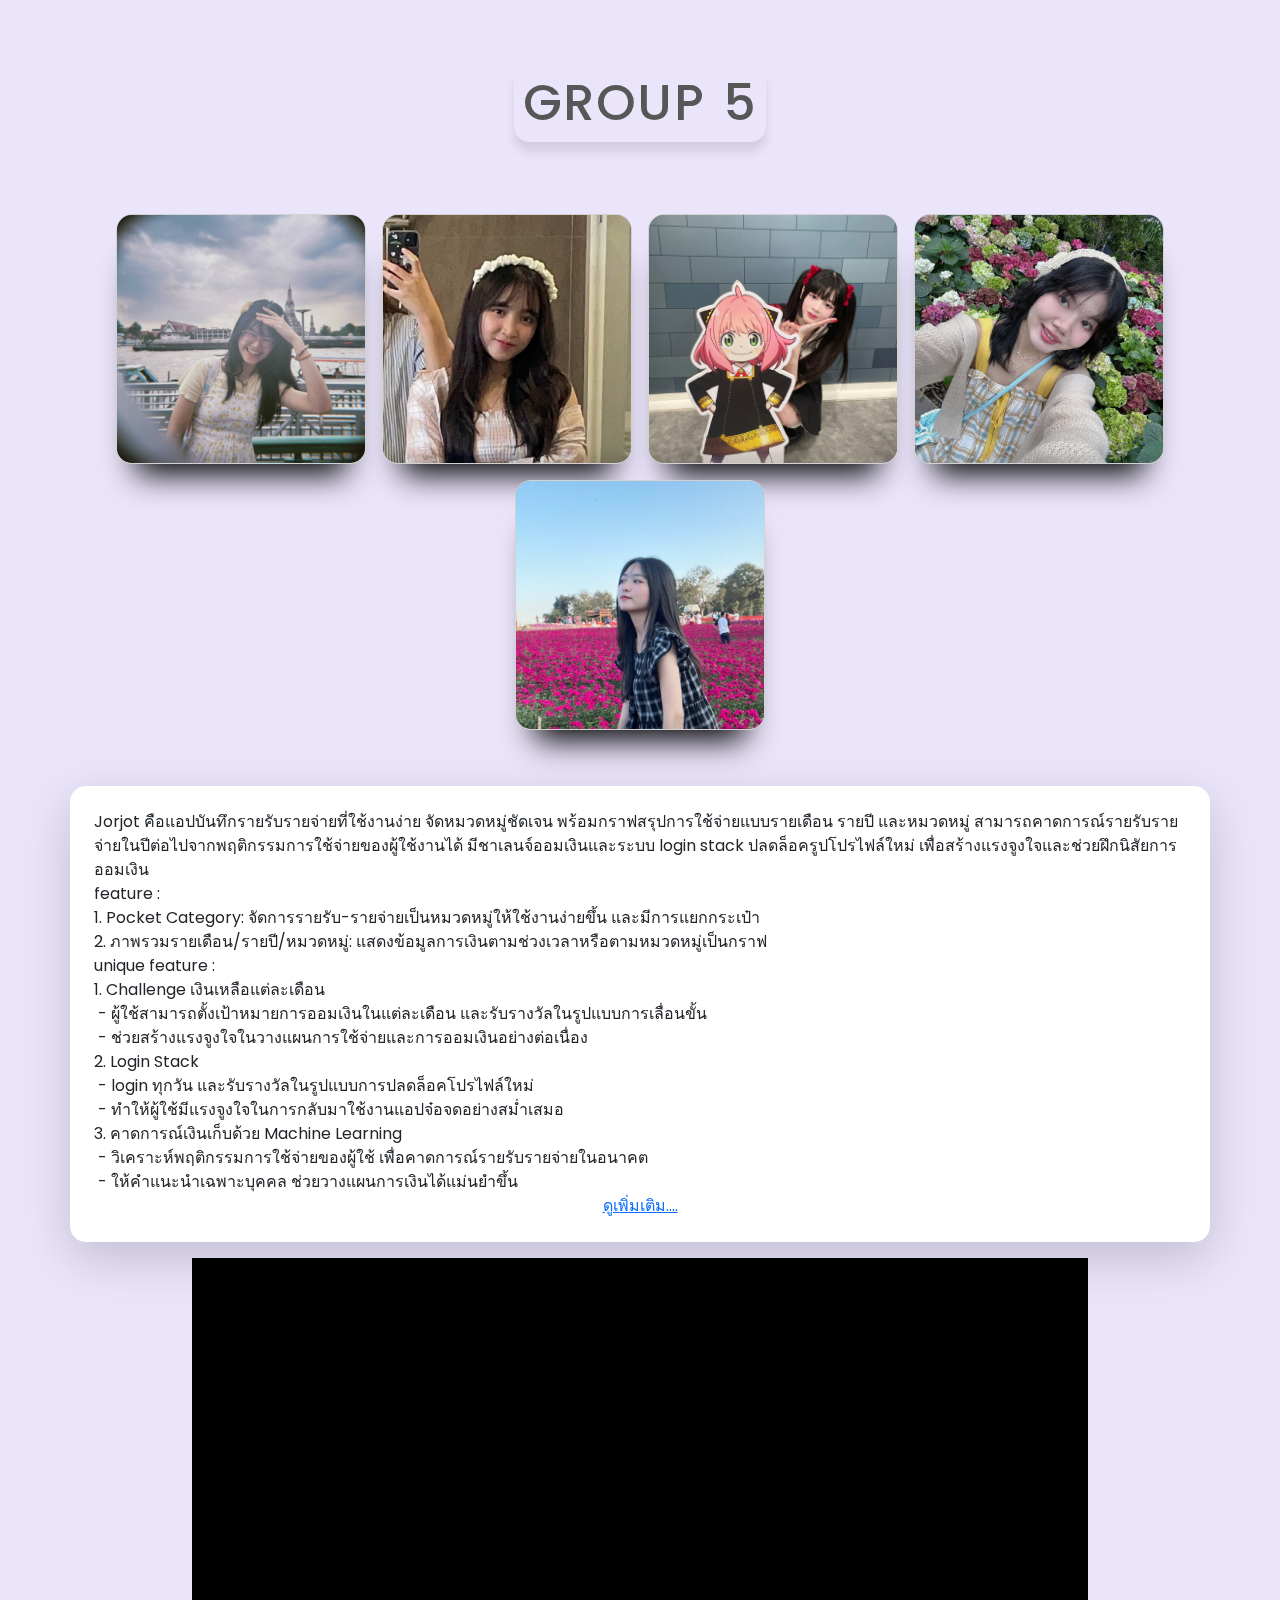
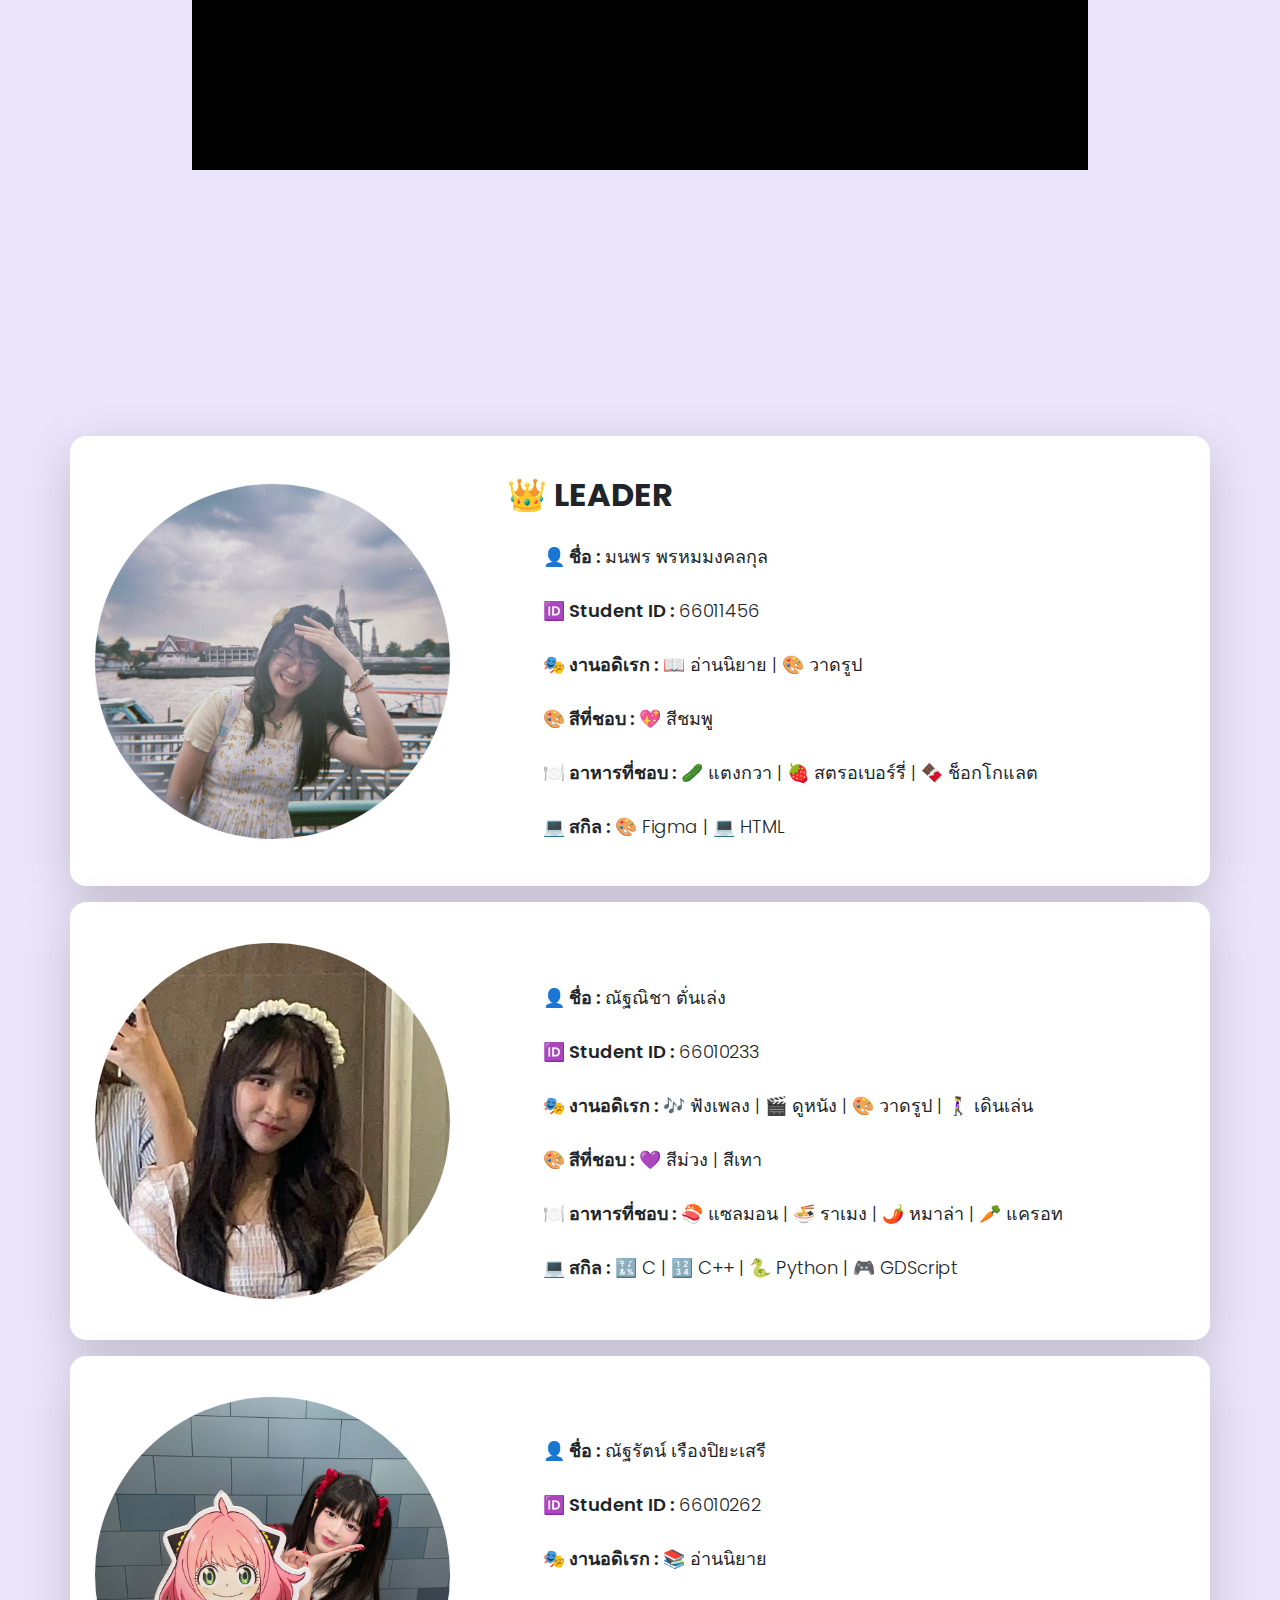
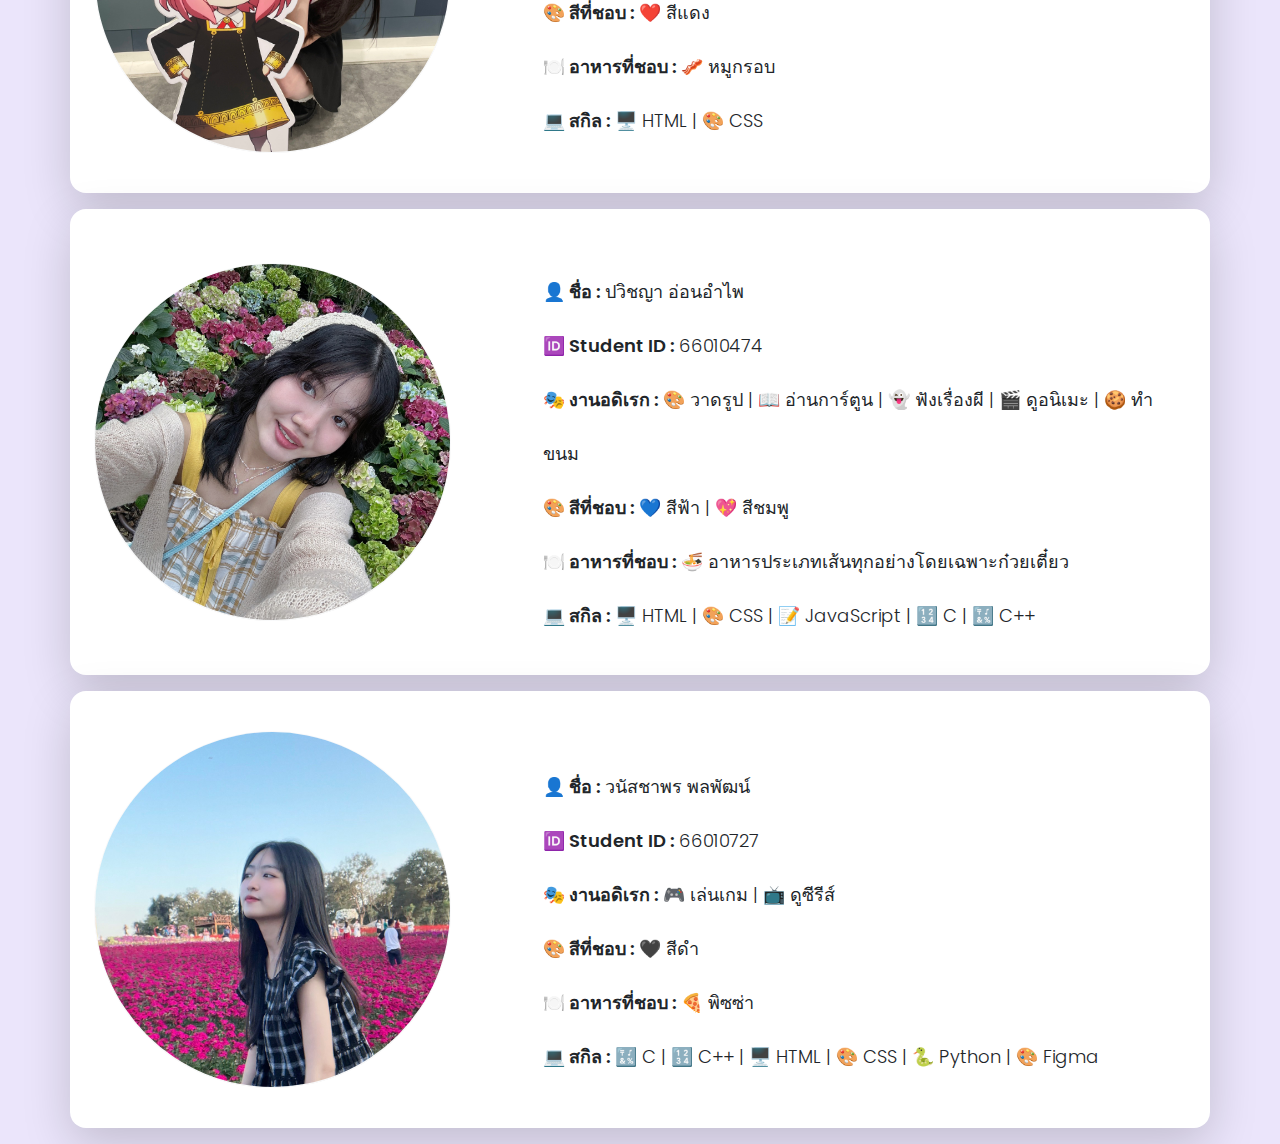
<file: 66011456/index.html>
<!DOCTYPE html>
<html lang="en">

<head>
    <meta charset="UTF-8">
    <meta name="viewport" content="width=device-width, initial-scale=1.0">


    <!--Font Awesome CDN-->
    <link rel="stylesheet" href="https://cdnjs.cloudflare.com/ajax/libs/font-awesome/6.4.0/css/all.min.css"
        integrity="sha512-iecdLmaskl7CVkqkXNQ/ZH/XLlvWZOJyj7Yy7tcenmpD1ypASozpmT/E0iPtmFIB46ZmdtAc9eNBvH0H/ZpiBw=="
        crossorigin="anonymous" referrerpolicy="no-referrer" />

    <title>Team</title>
    <link rel="stylesheet" href="style.css">
    <!--Bootstrap CSS-->
    <link href="https://cdn.jsdelivr.net/npm/bootstrap@5.3.3/dist/css/bootstrap.min.css" rel="stylesheet"
        integrity="sha384-QWTKZyjpPEjISv5WaRU9OFeRpok6YctnYmDr5pNlyT2bRjXh0JMhjY6hW+ALEwIH" crossorigin="anonymous">
</head>

<body style="background: #ebe5fb;">

    <div class="wrapper">

        <div class="title pt-5">
            <h4 class="d-inline-block p-2 fw-medium rounded-4 m-3">Group 5</h4>
        </div>

        <div class="card_Container position-relative d-flex justify-content-center pt-5">

            <div class="card position-relative m-2 overflow-hidden rounded-4 d-flex justify-content-center align-items-center"
                onclick="showMember('member1')">

                <div class="imbBx">
                    <img src="./image/img_3.jpg" alt="มนพร พรหมมงคลกุล">
                </div>

                <div class="content position-absolute d-flex justify-content-center align-items-center rounded-4">
                    <div class="contentBx">
                        <h3 class="text-light fw-medium text-center" style="margin-bottom: 0px;">มนพร พรหมมงคลกุล
                            <br /><span class="fw-light">66011456</span>
                        </h3>
                        <h4 class="text-light fw-normal text-center">Leader</h4>
                    </div>
                </div>

            </div>

            <div class="card position-relative m-2 overflow-hidden rounded-4 d-flex justify-content-center align-items-center"
                onclick="showMember('member2')">

                <div class="imbBx">
                    <img src="./image/img_5.jpg" alt="">
                </div>

                <div class="content position-absolute d-flex justify-content-center align-items-center rounded-4">
                    <div class="contentBx">
                        <h3 class="text-light fw-medium text-center">ณัฐณิชา ตั่นเล่ง <br><span>66010233</span></h3>
                    </div>
                    <ul class="sci position-relative d-flex">
                        <li class="mx-2">
                            <i class="fa-regular fa-heart fa-lg" style="color: #d6d6d6;"></i>
                        </li>
                        <li>
                            <i class="fa-regular fa-heart fa-lg" style="color: #d6d6d6;"></i>
                        </li>
                    </ul>
                </div>

            </div>

            <div class="card position-relative m-2 overflow-hidden rounded-4 d-flex justify-content-center align-items-center"
                onclick="showMember('member3')">

                <div class="imbBx">
                    <img src="./image/img_4.jpg" alt="">
                </div>

                <div class="content position-absolute d-flex justify-content-center align-items-center rounded-4">
                    <div class="contentBx">
                        <h3 class="text-light fw-medium text-center">ณัฐรัตน์ เรืองปิยะเสรี <br><span>66010262</span>
                        </h3>
                    </div>
                    <ul class="sci position-relative d-flex">
                        <li class="mx-2">
                            <i class="fa-regular fa-heart fa-lg" style="color: #d6d6d6;"></i>
                        </li>
                        <li>
                            <i class="fa-regular fa-heart fa-lg" style="color: #d6d6d6;"></i>
                        </li>
                    </ul>
                </div>

            </div>

            <div class="card position-relative m-2 overflow-hidden rounded-4 d-flex justify-content-center align-items-center"
                onclick="showMember('member4')">

                <div class="imbBx">
                    <img src="./image/img_1.jpg" alt="">
                </div>

                <div class="content position-absolute d-flex justify-content-center align-items-center rounded-4">
                    <div class="contentBx">
                        <h3 class="text-light fw-medium text-center">ปวิชญา อ่อนอำไพ <br><span>66010474</span></h3>
                    </div>
                    <ul class="sci position-relative d-flex">
                        <li class="mx-2">
                            <i class="fa-regular fa-heart fa-lg" style="color: #d6d6d6;"></i>
                        </li>
                        <li>
                            <i class="fa-regular fa-heart fa-lg" style="color: #d6d6d6;"></i>
                        </li>
                    </ul>
                </div>

            </div>

            <div class="card position-relative m-2 overflow-hidden rounded-4 d-flex justify-content-center align-items-center"
                onclick="showMember('member5')">

                <div class="imbBx">
                    <img src="./image/img_2.jpg" alt="">
                </div>

                <div class="content position-absolute d-flex justify-content-center align-items-center rounded-4">
                    <div class="contentBx">
                        <h3 class="text-light fw-medium text-center">วนัสชาพร พลพัฒน์ <br><span>66010727</span></h3>
                    </div>
                    <ul class="sci position-relative d-flex">
                        <li class="mx-2">
                            <i class="fa-regular fa-heart fa-lg" style="color: #d6d6d6;"></i>
                        </li>
                        <li>
                            <i class="fa-regular fa-heart fa-lg" style="color: #d6d6d6;"></i>
                        </li>
                    </ul>
                </div>

            </div>
        </div>

        <div class="explain">
            <p class="card d-flex flex-column align-items-center container rounded-4 my-3 shadow-lg p-4 border-0 mt-5">
                Jorjot คือแอปบันทึกรายรับรายจ่ายที่ใช้งานง่าย จัดหมวดหมู่ชัดเจน พร้อมกราฟสรุปการใช้จ่ายแบบรายเดือน รายปี
                และหมวดหมู่ สามารถคาดการณ์รายรับรายจ่ายในปีต่อไปจากพฤติกรรมการใช้จ่ายของผู้ใช้งานได้
                มีชาเลนจ์ออมเงินและระบบ login stack ปลดล็อครูปโปรไฟล์ใหม่ เพื่อสร้างแรงจูงใจและช่วยฝึกนิสัยการออมเงิน
                <br>feature :
                <br>1. Pocket Category: จัดการรายรับ-รายจ่ายเป็นหมวดหมู่ให้ใช้งานง่ายขึ้น และมีการแยกกระเป๋า
                <br>2. ภาพรวมรายเดือน/รายปี/หมวดหมู่: แสดงข้อมูลการเงินตามช่วงเวลาหรือตามหมวดหมู่เป็นกราฟ

                <br>unique feature :
                <br>1. Challenge เงินเหลือแต่ละเดือน
                <br>&nbsp- ผู้ใช้สามารถตั้งเป้าหมายการออมเงินในแต่ละเดือน และรับรางวัลในรูปแบบการเลื่อนขั้น
                <br>&nbsp- ช่วยสร้างแรงจูงใจในวางแผนการใช้จ่ายและการออมเงินอย่างต่อเนื่อง
                <br>2. Login Stack
                <br>&nbsp- login ทุกวัน และรับรางวัลในรูปแบบการปลดล็อคโปรไฟล์ใหม่
                <br>&nbsp- ทำให้ผู้ใช้มีแรงจูงใจในการกลับมาใช้งานแอปจ๋อจดอย่างสม่ำเสมอ
                <br>3. คาดการณ์เงินเก็บด้วย Machine Learning
                <br>&nbsp- วิเคราะห์พฤติกรรมการใช้จ่ายของผู้ใช้ เพื่อคาดการณ์รายรับรายจ่ายในอนาคต
                <br>&nbsp- ให้คำแนะนำเฉพาะบุคคล ช่วยวางแผนการเงินได้แม่นยำขึ้น
                <a href="./figma.html">ดูเพิ่มเติม....</a>
            </p>
            <div class="video-container">
                <iframe width="560" height="315" src="https://www.youtube.com/embed/Nz3xJUCPj5E?si=U1kiNeStGOI8TAHz"
                    title="YouTube video player" frameborder="0"
                    allow="accelerometer; autoplay; clipboard-write; encrypted-media; gyroscope; picture-in-picture; web-share"
                    referrerpolicy="strict-origin-when-cross-origin" allowfullscreen></iframe>
            </div>
        </div>


        <div id="member1"
            class="card d-flex flex-column align-items-center container rounded-4 my-3 shadow-lg p-4 border-0"
            style="display: none;">
            <div class="image my-3">
                <img src="./image/img_3.jpg" alt="" class="rounded-circle border border-light shadow">
            </div>
            <div class="mt-3 w-100 text-start">
                <h2 class="fw-bold text-uppercase text-shadow">👑 Leader</h2>
                <h5 class="mt-3 fw-light">
                    <strong class="fw-semibold">👤 ชื่อ :</strong> มนพร พรหมมงคลกุล <br>
                    <strong class="fw-semibold">🆔 Student ID :</strong> 66011456 <br>
                    <strong class="fw-semibold">🎭 งานอดิเรก :</strong> 📖 อ่านนิยาย | 🎨 วาดรูป <br>
                    <strong class="fw-semibold">🎨 สีที่ชอบ :</strong> 💖 สีชมพู <br>
                    <strong class="fw-semibold">🍽️ อาหารที่ชอบ :</strong> 🥒 แตงกวา | 🍓 สตรอเบอร์รี่ | 🍫 ช็อกโกแลต
                    <br>
                    <strong class="fw-semibold">💻 สกิล :</strong> 🎨 Figma | 💻 HTML
                </h5>
            </div>
        </div>

        <div id="member2"
            class="card d-flex flex-column align-items-center container rounded-4 my-3 shadow-lg p-4 border-0"
            style="display: none;">
            <div class="image my-3">
                <img src="./image/img_5.jpg" alt="" class="rounded-circle border border-light shadow">
            </div>
            <div class="mt-3 w-100 text-start">
                <h2 class="fw-bold text-uppercase text-shadow">
                    <i class="fa-regular fa-heart fa-lg"></i>
                    <i class="fa-regular fa-heart fa-lg"></i>
                    <i class="fa-regular fa-heart fa-lg"></i>
                    <i class="fa-regular fa-heart fa-lg"></i>
                    <i class="fa-regular fa-heart fa-lg"></i>
                </h2>
                <h5 class="mt-3 fw-light">
                    <strong class="fw-semibold">👤 ชื่อ :</strong> ณัฐณิชา ตั่นเล่ง <br>
                    <strong class="fw-semibold">🆔 Student ID :</strong> 66010233 <br>
                    <strong class="fw-semibold">🎭 งานอดิเรก :</strong> 🎶 ฟังเพลง | 🎬 ดูหนัง | 🎨 วาดรูป | 🚶‍♀️
                    เดินเล่น <br>
                    <strong class="fw-semibold">🎨 สีที่ชอบ :</strong> 💜 สีม่วง | สีเทา <br>
                    <strong class="fw-semibold">🍽️ อาหารที่ชอบ :</strong> 🍣 แซลมอน | 🍜 ราเมง | 🌶️ หมาล่า | 🥕 แครอท
                    <br>
                    <strong class="fw-semibold">💻 สกิล :</strong> 🔣 C | 🔢 C++ | 🐍 Python | 🎮 GDScript
                </h5>
            </div>
        </div>

        <div id="member3"
            class="card d-flex flex-column align-items-center container rounded-4 my-3 shadow-lg p-4 border-0"
            style="display: none;">
            <div class="image my-3">
                <img src="./image/img_4.jpg" alt="" class="rounded-circle border border-light shadow">
            </div>
            <div class="mt-3 w-100 text-start">
                <h2 class="fw-bold text-uppercase text-shadow">
                    <i class="fa-regular fa-heart fa-lg"></i>
                    <i class="fa-regular fa-heart fa-lg"></i>
                    <i class="fa-regular fa-heart fa-lg"></i>
                    <i class="fa-regular fa-heart fa-lg"></i>
                    <i class="fa-regular fa-heart fa-lg"></i>
                </h2>
                <h5 class="mt-3 fw-light">
                    <strong class="fw-semibold">👤 ชื่อ :</strong> ณัฐรัตน์ เรืองปิยะเสรี <br>
                    <strong class="fw-semibold">🆔 Student ID :</strong> 66010262 <br>
                    <strong class="fw-semibold">🎭 งานอดิเรก :</strong> 📚 อ่านนิยาย <br>
                    <strong class="fw-semibold">🎨 สีที่ชอบ :</strong> ❤️ สีแดง <br>
                    <strong class="fw-semibold">🍽️ อาหารที่ชอบ :</strong> 🥓 หมูกรอบ <br>
                    <strong class="fw-semibold">💻 สกิล :</strong> 🖥️ HTML | 🎨 CSS
                </h5>
            </div>
        </div>

        <div id="member4"
            class="card d-flex flex-column align-items-center container rounded-4 my-3 shadow-lg p-4 border-0"
            style="display: none;">
            <div class="image my-3">
                <img src="./image/img_1.jpg" alt="" class="rounded-circle border border-light shadow">
            </div>
            <div class="mt-3 w-100 text-start">
                <h2 class="fw-bold text-uppercase text-shadow">
                    <i class="fa-regular fa-heart fa-lg"></i>
                    <i class="fa-regular fa-heart fa-lg"></i>
                    <i class="fa-regular fa-heart fa-lg"></i>
                    <i class="fa-regular fa-heart fa-lg"></i>
                    <i class="fa-regular fa-heart fa-lg"></i>
                </h2>
                <h5 class="mt-3 fw-light">
                    <strong class="fw-semibold">👤 ชื่อ :</strong> ปวิชญา อ่อนอำไพ <br>
                    <strong class="fw-semibold">🆔 Student ID :</strong> 66010474 <br>
                    <strong class="fw-semibold">🎭 งานอดิเรก :</strong> 🎨 วาดรูป | 📖 อ่านการ์ตูน | 👻 ฟังเรื่องผี | 🎬
                    ดูอนิเมะ | 🍪 ทำขนม <br>
                    <strong class="fw-semibold">🎨 สีที่ชอบ :</strong> 💙 สีฟ้า | 💖 สีชมพู <br>
                    <strong class="fw-semibold">🍽️ อาหารที่ชอบ :</strong> 🍜 อาหารประเภทเส้นทุกอย่างโดยเฉพาะก๋วยเตี๋ยว
                    <br>
                    <strong class="fw-semibold">💻 สกิล :</strong> 🖥️ HTML | 🎨 CSS | 📝 JavaScript | 🔢 C | 🔣 C++
                </h5>
            </div>
        </div>

        <div id="member5"
            class="card d-flex flex-column align-items-center container rounded-4 my-3 shadow-lg p-4 border-0"
            style="display: none;">
            <div class="image my-3">
                <img src="./image/img_2.jpg" alt="" class="rounded-circle border border-light shadow">
            </div>
            <div class="mt-3 w-100 text-start">
                <h2 class="fw-bold text-uppercase text-shadow">
                    <i class="fa-regular fa-heart fa-lg"></i>
                    <i class="fa-regular fa-heart fa-lg"></i>
                    <i class="fa-regular fa-heart fa-lg"></i>
                    <i class="fa-regular fa-heart fa-lg"></i>
                    <i class="fa-regular fa-heart fa-lg"></i>
                </h2>
                <h5 class="mt-3 fw-light">
                    <strong class="fw-semibold">👤 ชื่อ :</strong> วนัสชาพร พลพัฒน์ <br>
                    <strong class="fw-semibold">🆔 Student ID :</strong> 66010727 <br>
                    <strong class="fw-semibold">🎭 งานอดิเรก :</strong> 🎮 เล่นเกม | 📺 ดูซีรีส์ <br>
                    <strong class="fw-semibold">🎨 สีที่ชอบ :</strong> 🖤 สีดำ <br>
                    <strong class="fw-semibold">🍽️ อาหารที่ชอบ :</strong> 🍕 พิซซ่า <br>
                    <strong class="fw-semibold">💻 สกิล :</strong> 🔣 C | 🔢 C++ | 🖥️ HTML | 🎨 CSS | 🐍 Python | 🎨
                    Figma
                </h5>
            </div>
        </div>


        <button class="back-to-top" onclick="scrollToTop()" style="display: none;">↑ Back to Top</button>

    </div>



    <script>
        function showMember(memberId) {
            document.querySelectorAll('.member-section').forEach(section => {
                section.style.display = 'none';
            });

            const memberSection = document.getElementById(memberId);
            if (memberSection) {
                memberSection.style.display = 'block';
                setTimeout(() => {
                    memberSection.scrollIntoView({ behavior: 'smooth' });
                    document.querySelector('.back-to-top').style.display = 'block';
                }, 300);
            }
        }

        function scrollToTop() {
            window.scrollTo({ top: 0, behavior: 'smooth' });
            setTimeout(() => {
                document.querySelector('.back-to-top').style.display = 'none';
                document.querySelectorAll('.member-section').forEach(section => {
                    section.style.display = 'none';
                });
            }, 500);
        }
    </script>

    <script src="https://cdn.jsdelivr.net/npm/@popperjs/core@2.11.8/dist/umd/popper.min.js"
        integrity="sha384-I7E8VVD/ismYTF4hNIPjVp/Zjvgyol6VFvRkX/vR+Vc4jQkC+hVqc2pM8ODewa9r"
        crossorigin="anonymous"></script>
    <script src="https://cdn.jsdelivr.net/npm/bootstrap@5.3.3/dist/js/bootstrap.min.js"
        integrity="sha384-0pUGZvbkm6XF6gxjEnlmuGrJXVbNuzT9qBBavbLwCsOGabYfZo0T0to5eqruptLy"
        crossorigin="anonymous"></script>
</body>

</html>
</file>
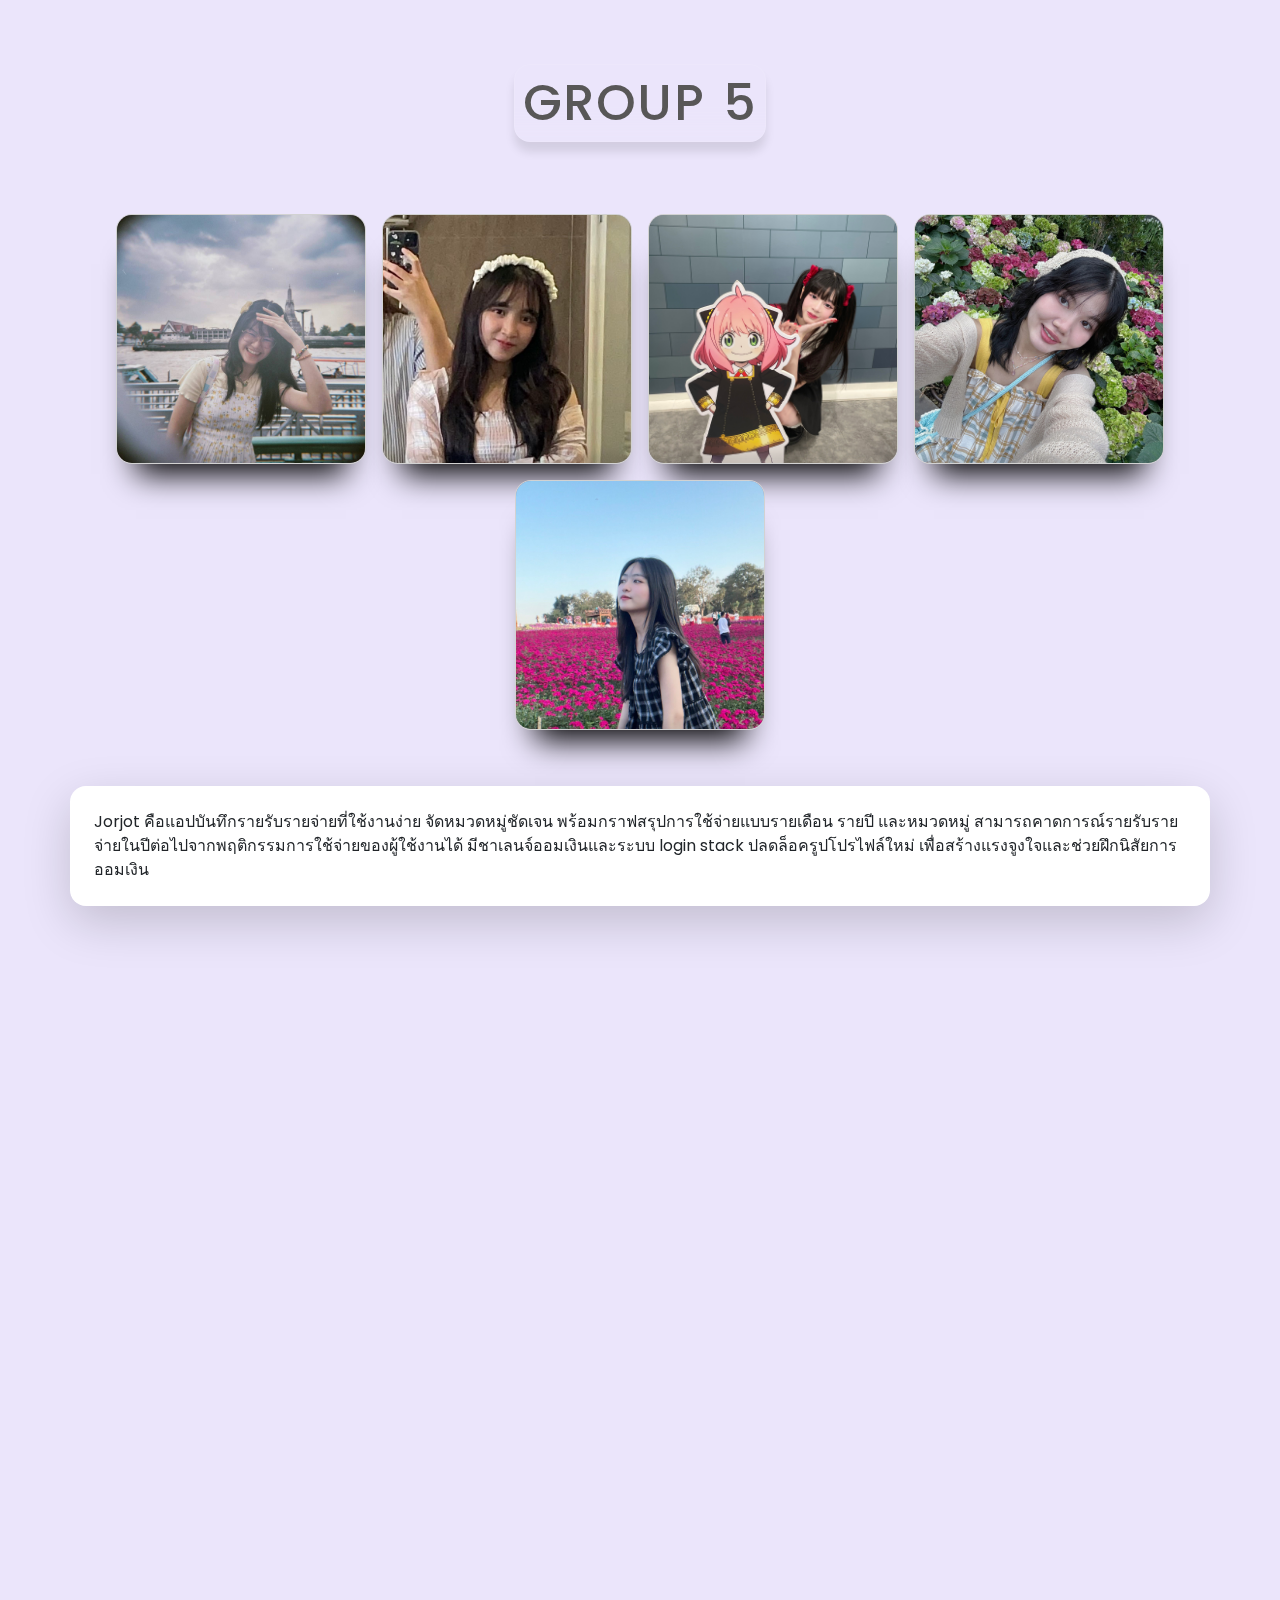
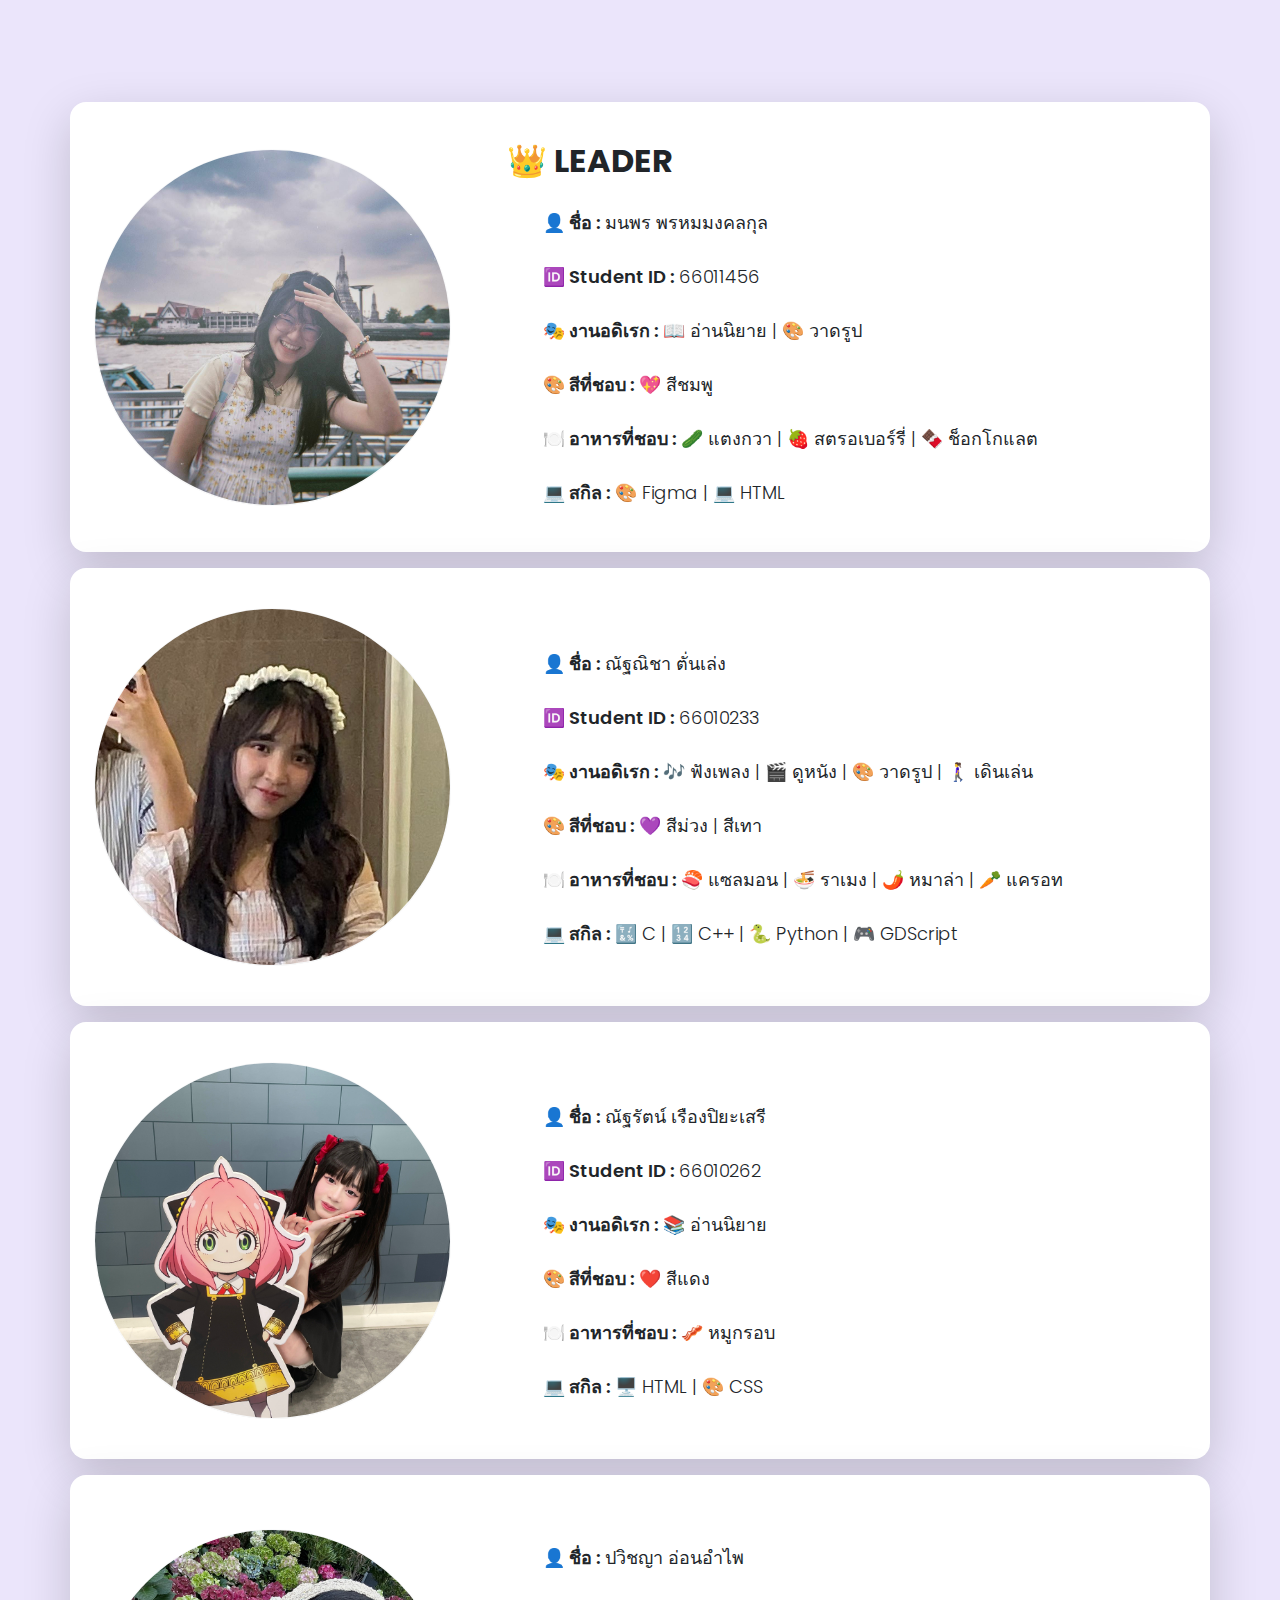
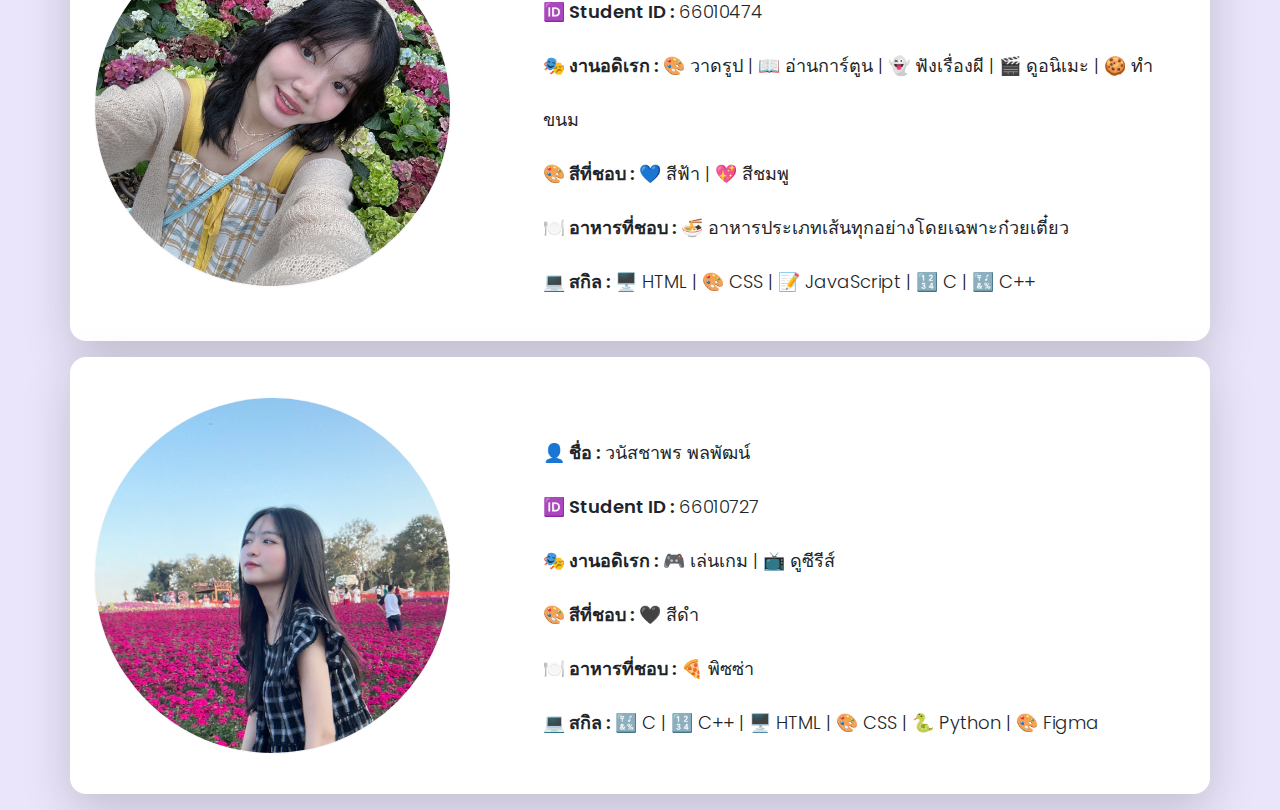
<file: ourTeam/index.html>
<!DOCTYPE html>
<html lang="en">

<head>
    <meta charset="UTF-8">
    <meta name="viewport" content="width=device-width, initial-scale=1.0">
    

    <!--Font Awesome CDN-->
    <link rel="stylesheet" href="https://cdnjs.cloudflare.com/ajax/libs/font-awesome/6.4.0/css/all.min.css"
        integrity="sha512-iecdLmaskl7CVkqkXNQ/ZH/XLlvWZOJyj7Yy7tcenmpD1ypASozpmT/E0iPtmFIB46ZmdtAc9eNBvH0H/ZpiBw=="
        crossorigin="anonymous" referrerpolicy="no-referrer" />

    <title>Team</title>
    <link rel="stylesheet" href="style.css">
    <!--Bootstrap CSS-->
    <link href="https://cdn.jsdelivr.net/npm/bootstrap@5.3.3/dist/css/bootstrap.min.css" rel="stylesheet"
        integrity="sha384-QWTKZyjpPEjISv5WaRU9OFeRpok6YctnYmDr5pNlyT2bRjXh0JMhjY6hW+ALEwIH" crossorigin="anonymous">
</head>

<body style="background: #ebe5fb;">

    <div class="wrapper">

        <div class="title pt-5">
            <h4 class="d-inline-block p-2 fw-medium rounded-4 m-3">Group 5</h4>
        </div>

        <div class="card_Container position-relative d-flex justify-content-center pt-5">

            <div 
                class="card position-relative m-2 overflow-hidden rounded-4 d-flex justify-content-center align-items-center"
                onclick="showMember('member1')">

                <div class="imbBx">
                    <img src="./image/img_3.jpg" alt="มนพร พรหมมงคลกุล">
                </div>

                <div class="content position-absolute d-flex justify-content-center align-items-center rounded-4">
                    <div class="contentBx">
                        <h3 class="text-light fw-medium text-center" style="margin-bottom: 0px;">มนพร พรหมมงคลกุล
                            <br /><span class="fw-light">66011456</span>
                        </h3>
                        <h4 class="text-light fw-normal text-center">Leader</h4>
                    </div>
                </div>

            </div>

            <div
                class="card position-relative m-2 overflow-hidden rounded-4 d-flex justify-content-center align-items-center"
                onclick="showMember('member2')">

                <div class="imbBx">
                    <img src="./image/img_5.jpg" alt="">
                </div>

                <div class="content position-absolute d-flex justify-content-center align-items-center rounded-4">
                    <div class="contentBx">
                        <h3 class="text-light fw-medium text-center">ณัฐณิชา ตั่นเล่ง <br><span>66010233</span></h3>
                    </div>
                    <ul class="sci position-relative d-flex">
                        <li class="mx-2">
                            <i class="fa-regular fa-heart fa-lg" style="color: #d6d6d6;"></i>
                        </li>
                        <li>
                            <i class="fa-regular fa-heart fa-lg" style="color: #d6d6d6;"></i>
                        </li>
                    </ul>
                </div>

            </div>

            <div
                class="card position-relative m-2 overflow-hidden rounded-4 d-flex justify-content-center align-items-center"
                onclick="showMember('member3')">

                <div class="imbBx">
                    <img src="./image/img_4.jpg" alt="">
                </div>

                <div class="content position-absolute d-flex justify-content-center align-items-center rounded-4">
                    <div class="contentBx">
                        <h3 class="text-light fw-medium text-center">ณัฐรัตน์ เรืองปิยะเสรี <br><span>66010262</span>
                        </h3>
                    </div>
                    <ul class="sci position-relative d-flex">
                        <li class="mx-2">
                            <i class="fa-regular fa-heart fa-lg" style="color: #d6d6d6;"></i>
                        </li>
                        <li>
                            <i class="fa-regular fa-heart fa-lg" style="color: #d6d6d6;"></i>
                        </li>
                    </ul>
                </div>

            </div>

            <div
                class="card position-relative m-2 overflow-hidden rounded-4 d-flex justify-content-center align-items-center"
                onclick="showMember('member4')">

                <div class="imbBx">
                    <img src="./image/img_1.jpg" alt="">
                </div>

                <div class="content position-absolute d-flex justify-content-center align-items-center rounded-4">
                    <div class="contentBx">
                        <h3 class="text-light fw-medium text-center">ปวิชญา อ่อนอำไพ <br><span>66010474</span></h3>
                    </div>
                    <ul class="sci position-relative d-flex">
                        <li class="mx-2">
                            <i class="fa-regular fa-heart fa-lg" style="color: #d6d6d6;"></i>
                        </li>
                        <li>
                            <i class="fa-regular fa-heart fa-lg" style="color: #d6d6d6;"></i>
                        </li>
                    </ul>
                </div>

            </div>

            <div
                class="card position-relative m-2 overflow-hidden rounded-4 d-flex justify-content-center align-items-center"
                onclick="showMember('member5')">

                <div class="imbBx">
                    <img src="./image/img_2.jpg" alt="">
                </div>

                <div class="content position-absolute d-flex justify-content-center align-items-center rounded-4">
                    <div class="contentBx">
                        <h3 class="text-light fw-medium text-center">วนัสชาพร พลพัฒน์ <br><span>66010727</span></h3>
                    </div>
                    <ul class="sci position-relative d-flex">
                        <li class="mx-2">
                            <i class="fa-regular fa-heart fa-lg" style="color: #d6d6d6;"></i>
                        </li>
                        <li>
                            <i class="fa-regular fa-heart fa-lg" style="color: #d6d6d6;"></i>
                        </li>
                    </ul>
                </div>

            </div>
        </div>

        <div class="explain" >
            <p  class="card d-flex flex-column align-items-center container rounded-4 my-3 shadow-lg p-4 border-0 mt-5" >
                Jorjot คือแอปบันทึกรายรับรายจ่ายที่ใช้งานง่าย จัดหมวดหมู่ชัดเจน พร้อมกราฟสรุปการใช้จ่ายแบบรายเดือน รายปี และหมวดหมู่ สามารถคาดการณ์รายรับรายจ่ายในปีต่อไปจากพฤติกรรมการใช้จ่ายของผู้ใช้งานได้ มีชาเลนจ์ออมเงินและระบบ login stack ปลดล็อครูปโปรไฟล์ใหม่ เพื่อสร้างแรงจูงใจและช่วยฝึกนิสัยการออมเงิน
            </p>
        </div>


        <div id="member1" class="card d-flex flex-column align-items-center container rounded-4 my-3 shadow-lg p-4 border-0" style="display: none;">
            <div class="image my-3">
                <img src="./image/img_3.jpg" alt="" class="rounded-circle border border-light shadow">
            </div>
            <div class="mt-3 w-100 text-start">
                <h2 class="fw-bold text-uppercase text-shadow">👑 Leader</h2>
                <h5 class="mt-3 fw-light">
                    <strong class="fw-semibold">👤 ชื่อ :</strong> มนพร พรหมมงคลกุล <br>
                    <strong class="fw-semibold">🆔 Student ID :</strong> 66011456 <br>
                    <strong class="fw-semibold">🎭 งานอดิเรก :</strong> 📖 อ่านนิยาย | 🎨 วาดรูป <br>
                    <strong class="fw-semibold">🎨 สีที่ชอบ :</strong> 💖 สีชมพู <br>
                    <strong class="fw-semibold">🍽️ อาหารที่ชอบ :</strong> 🥒 แตงกวา | 🍓 สตรอเบอร์รี่ | 🍫 ช็อกโกแลต <br>
                    <strong class="fw-semibold">💻 สกิล :</strong> 🎨 Figma | 💻 HTML
                </h5>
            </div>
        </div>

        <div id="member2" class="card d-flex flex-column align-items-center container rounded-4 my-3 shadow-lg p-4 border-0" style="display: none;">
            <div class="image my-3">
                <img src="./image/img_5.jpg" alt="" class="rounded-circle border border-light shadow">
            </div>
            <div class="mt-3 w-100 text-start" >
                <h2 class="fw-bold text-uppercase text-shadow">
                    <i class="fa-regular fa-heart fa-lg"></i>
                    <i class="fa-regular fa-heart fa-lg"></i>
                    <i class="fa-regular fa-heart fa-lg"></i>
                    <i class="fa-regular fa-heart fa-lg"></i>
                    <i class="fa-regular fa-heart fa-lg"></i>
                </h2>
                <h5 class="mt-3 fw-light">
                    <strong class="fw-semibold">👤 ชื่อ :</strong> ณัฐณิชา ตั่นเล่ง <br>
                    <strong class="fw-semibold">🆔 Student ID :</strong> 66010233 <br>
                    <strong class="fw-semibold">🎭 งานอดิเรก :</strong> 🎶 ฟังเพลง | 🎬 ดูหนัง | 🎨 วาดรูป | 🚶‍♀️ เดินเล่น <br>
                    <strong class="fw-semibold">🎨 สีที่ชอบ :</strong> 💜 สีม่วง | สีเทา <br>
                    <strong class="fw-semibold">🍽️ อาหารที่ชอบ :</strong> 🍣 แซลมอน | 🍜 ราเมง | 🌶️ หมาล่า | 🥕 แครอท <br>
                    <strong class="fw-semibold">💻 สกิล :</strong> 🔣 C | 🔢 C++ | 🐍 Python | 🎮 GDScript
                </h5>
            </div>
        </div>

        <div id="member3" class="card d-flex flex-column align-items-center container rounded-4 my-3 shadow-lg p-4 border-0" style="display: none;">
            <div class="image my-3">
                <img src="./image/img_4.jpg" alt="" class="rounded-circle border border-light shadow">
            </div>
            <div class="mt-3 w-100 text-start" >
                <h2 class="fw-bold text-uppercase text-shadow">
                    <i class="fa-regular fa-heart fa-lg"></i>
                    <i class="fa-regular fa-heart fa-lg"></i>
                    <i class="fa-regular fa-heart fa-lg"></i>
                    <i class="fa-regular fa-heart fa-lg"></i>
                    <i class="fa-regular fa-heart fa-lg"></i>
                </h2>
                <h5 class="mt-3 fw-light">
                    <strong class="fw-semibold">👤 ชื่อ :</strong> ณัฐรัตน์ เรืองปิยะเสรี <br>
                    <strong class="fw-semibold">🆔 Student ID :</strong> 66010262 <br>
                    <strong class="fw-semibold">🎭 งานอดิเรก :</strong> 📚 อ่านนิยาย <br>
                    <strong class="fw-semibold">🎨 สีที่ชอบ :</strong> ❤️ สีแดง <br>
                    <strong class="fw-semibold">🍽️ อาหารที่ชอบ :</strong> 🥓 หมูกรอบ <br>
                    <strong class="fw-semibold">💻 สกิล :</strong> 🖥️ HTML | 🎨 CSS
                </h5>
            </div>
        </div>

        <div id="member4" class="card d-flex flex-column align-items-center container rounded-4 my-3 shadow-lg p-4 border-0" style="display: none;">
            <div class="image my-3">
                <img src="./image/img_1.jpg" alt="" class="rounded-circle border border-light shadow">
            </div>
            <div class="mt-3 w-100 text-start" >
                <h2 class="fw-bold text-uppercase text-shadow">
                    <i class="fa-regular fa-heart fa-lg"></i>
                    <i class="fa-regular fa-heart fa-lg"></i>
                    <i class="fa-regular fa-heart fa-lg"></i>
                    <i class="fa-regular fa-heart fa-lg"></i>
                    <i class="fa-regular fa-heart fa-lg"></i>
                </h2>
                <h5 class="mt-3 fw-light">
                    <strong class="fw-semibold">👤 ชื่อ :</strong> ปวิชญา อ่อนอำไพ <br>
                    <strong class="fw-semibold">🆔 Student ID :</strong> 66010474 <br>
                    <strong class="fw-semibold">🎭 งานอดิเรก :</strong> 🎨 วาดรูป | 📖 อ่านการ์ตูน | 👻 ฟังเรื่องผี | 🎬 ดูอนิเมะ | 🍪 ทำขนม <br>
                    <strong class="fw-semibold">🎨 สีที่ชอบ :</strong> 💙 สีฟ้า | 💖 สีชมพู <br>
                    <strong class="fw-semibold">🍽️ อาหารที่ชอบ :</strong> 🍜 อาหารประเภทเส้นทุกอย่างโดยเฉพาะก๋วยเตี๋ยว <br>
                    <strong class="fw-semibold">💻 สกิล :</strong> 🖥️ HTML | 🎨 CSS | 📝 JavaScript | 🔢 C | 🔣 C++
                </h5>
            </div>
        </div>

        <div id="member5" class="card d-flex flex-column align-items-center container rounded-4 my-3 shadow-lg p-4 border-0" style="display: none;">
            <div class="image my-3">
                <img src="./image/img_2.jpg" alt="" class="rounded-circle border border-light shadow">
            </div>
            <div class="mt-3 w-100 text-start" >
                <h2 class="fw-bold text-uppercase text-shadow">
                    <i class="fa-regular fa-heart fa-lg"></i>
                    <i class="fa-regular fa-heart fa-lg"></i>
                    <i class="fa-regular fa-heart fa-lg"></i>
                    <i class="fa-regular fa-heart fa-lg"></i>
                    <i class="fa-regular fa-heart fa-lg"></i>
                </h2>
                <h5 class="mt-3 fw-light">
                    <strong class="fw-semibold">👤 ชื่อ :</strong> วนัสชาพร พลพัฒน์ <br>
                    <strong class="fw-semibold">🆔 Student ID :</strong> 66010727 <br>
                    <strong class="fw-semibold">🎭 งานอดิเรก :</strong> 🎮 เล่นเกม | 📺 ดูซีรีส์ <br>
                    <strong class="fw-semibold">🎨 สีที่ชอบ :</strong> 🖤 สีดำ <br>
                    <strong class="fw-semibold">🍽️ อาหารที่ชอบ :</strong> 🍕 พิซซ่า <br>
                    <strong class="fw-semibold">💻 สกิล :</strong> 🔣 C | 🔢 C++ | 🖥️ HTML | 🎨 CSS | 🐍 Python | 🎨 Figma
                </h5>
            </div>
        </div>
        

        <button class="back-to-top" onclick="scrollToTop()" style="display: none;">↑ Back to Top</button>

    </div>



    <script>
        function showMember(memberId) {
            document.querySelectorAll('.member-section').forEach(section => {
                section.style.display = 'none';
            });

            const memberSection = document.getElementById(memberId);
            if (memberSection) {
                memberSection.style.display = 'block';
                setTimeout(() => {
                    memberSection.scrollIntoView({ behavior: 'smooth' });
                    document.querySelector('.back-to-top').style.display = 'block';
                }, 300);
            }
        }

        function scrollToTop() {
            window.scrollTo({ top: 0, behavior: 'smooth' });
            setTimeout(() => {
                document.querySelector('.back-to-top').style.display = 'none';
                document.querySelectorAll('.member-section').forEach(section => {
                    section.style.display = 'none';
                });
            }, 500);
        }
    </script>

    <script src="https://cdn.jsdelivr.net/npm/@popperjs/core@2.11.8/dist/umd/popper.min.js"
        integrity="sha384-I7E8VVD/ismYTF4hNIPjVp/Zjvgyol6VFvRkX/vR+Vc4jQkC+hVqc2pM8ODewa9r"
        crossorigin="anonymous"></script>
    <script src="https://cdn.jsdelivr.net/npm/bootstrap@5.3.3/dist/js/bootstrap.min.js"
        integrity="sha384-0pUGZvbkm6XF6gxjEnlmuGrJXVbNuzT9qBBavbLwCsOGabYfZo0T0to5eqruptLy"
        crossorigin="anonymous"></script>
</body>

</html>
</file>
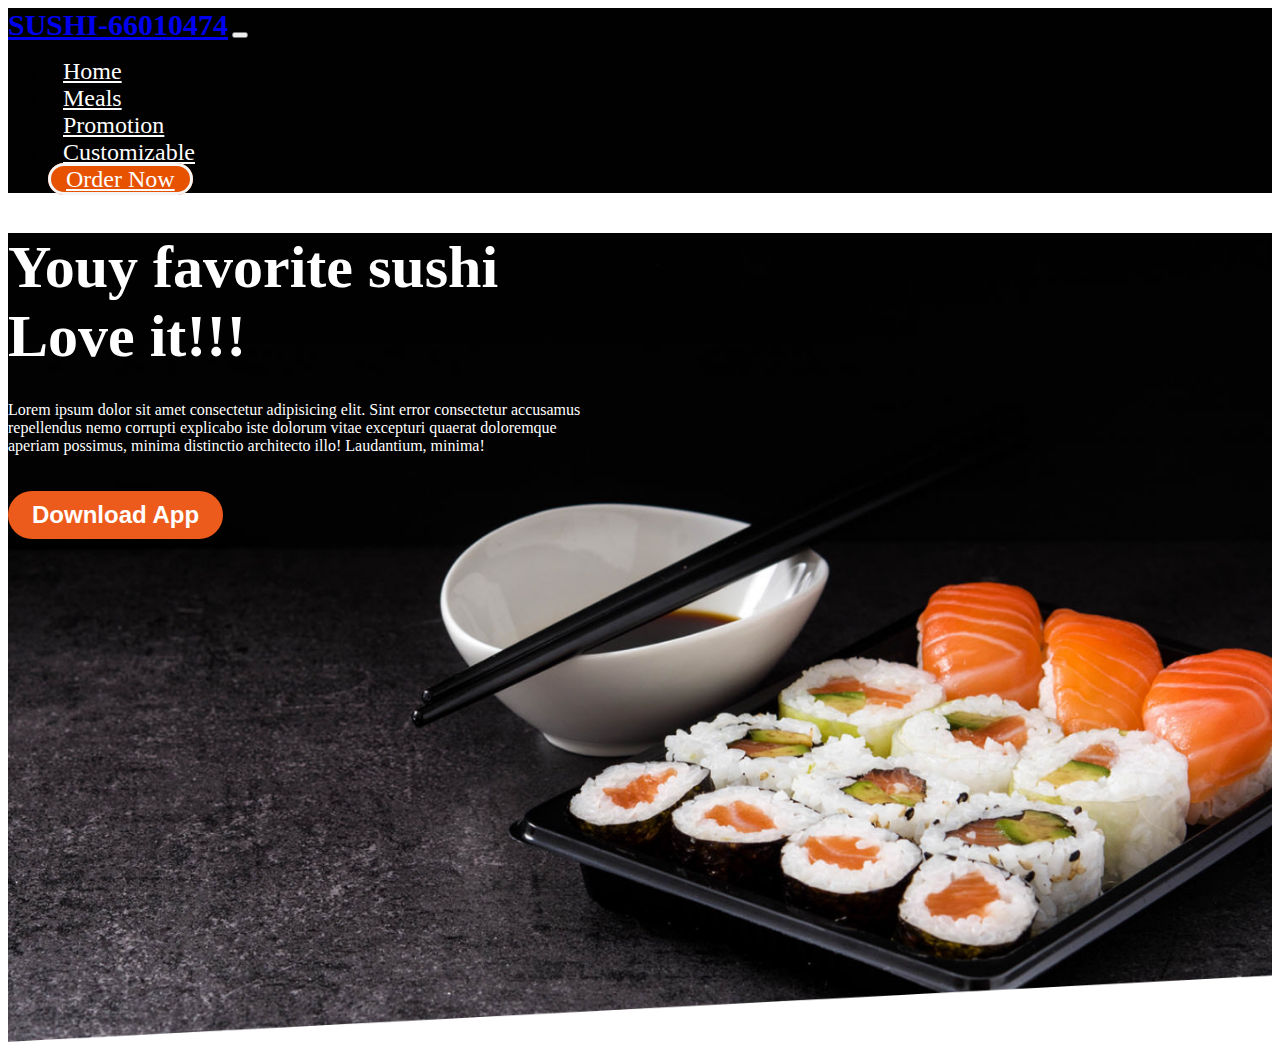
<file: sushishop.html>
<html lang="en">

<head>
    <meta charset="UTF-8">
    <meta http-equiv="X-UA-Compatible" content="IE=edge">
    <meta name="viewport" content="width=device-width, initial-scale=1.0">
    <title>Home | Sushi Website</title>
    <!-- <link rel="stylesheet" href="bootstrap/css/bootstrap.min.css"> -->
    <link href="https://cdn.jsdelivr.net/npm/bootstrap@5.0.0-beta1/dist/css/bootstrap.min.css" rel="stylesheet"
        integrity="sha384-giJF6kkoqNQ00vy+HMDP7azOuL0xtbfIcaT9wjKHr8RbDVddVHyTfAAsrekwKmP1" crossorigin="anonymous">
    <link rel="stylesheet" href="css/custom.css">
</head>

<body>

    <nav class="navbar navbar-expand-lg navbar-dark bg-dark fixed-top">
        <div class="container">
            <a class="navbar-brand" href="#">SUSHI-66010474</a>
            <button class="navbar-toggler" type="button" data-bs-toggle="collapse"
                data-bs-target="#navbarSupportedContent" aria-controls="navbarSupportedContent" aria-expanded="false"
                aria-label="Toggle navigation">
                <span class="navbar-toggler-icon"></span>
            </button>
            <div class="collapse navbar-collapse" id="navbarSupportedContent">
                <ul class="navbar-nav ms-auto mb-2 mb-lg-0">
                    <li class="nav-item">
                        <a class="nav-link active" aria-current="page" href="#">Home</a>
                    </li>
                    <li class="nav-item">
                        <a class="nav-link" href="#">Meals</a>
                    </li>
                    <li class="nav-item">
                        <a class="nav-link" href="#">Promotion</a>
                    </li>
                    <li class="nav-item">
                        <a class="nav-link" href="#">Customizable</a>
                    </li>
                    <li class="nav-item">
                        <a class="nav-link btn-download" href="#">Order Now</a>
                    </li>
                </ul>
            </div>
        </div>
    </nav>

    <section class="header" >
        <div class="header-content">
            <div class="container d-flex align-items-center ">
                <div class="head-content">
                    <h1>Youy favorite sushi Love it!!!</h1>
                    <p>Lorem ipsum dolor sit amet consectetur adipisicing elit. Sint error consectetur accusamus repellendus nemo corrupti explicabo iste dolorum vitae excepturi quaerat doloremque aperiam possimus, minima distinctio architecto illo! Laudantium, minima!</p>
                    <button class="btn-download" >Download App</button>
                </div>
            </div>
        </div>
    </section>

    <!-- <script src="bootstrap/js/bootstrap.min.js"></script> -->
    <script src="https://cdn.jsdelivr.net/npm/bootstrap@5.0.0-beta1/dist/js/bootstrap.bundle.min.js"
        integrity="sha384-ygbV9kiqUc6oa4msXn9868pTtWMgiQaeYH7/t7LECLbyPA2x65Kgf80OJFdroafW"
        crossorigin="anonymous"></script>
    <script src="js/main.js"></script>
</body>

</html>
</file>
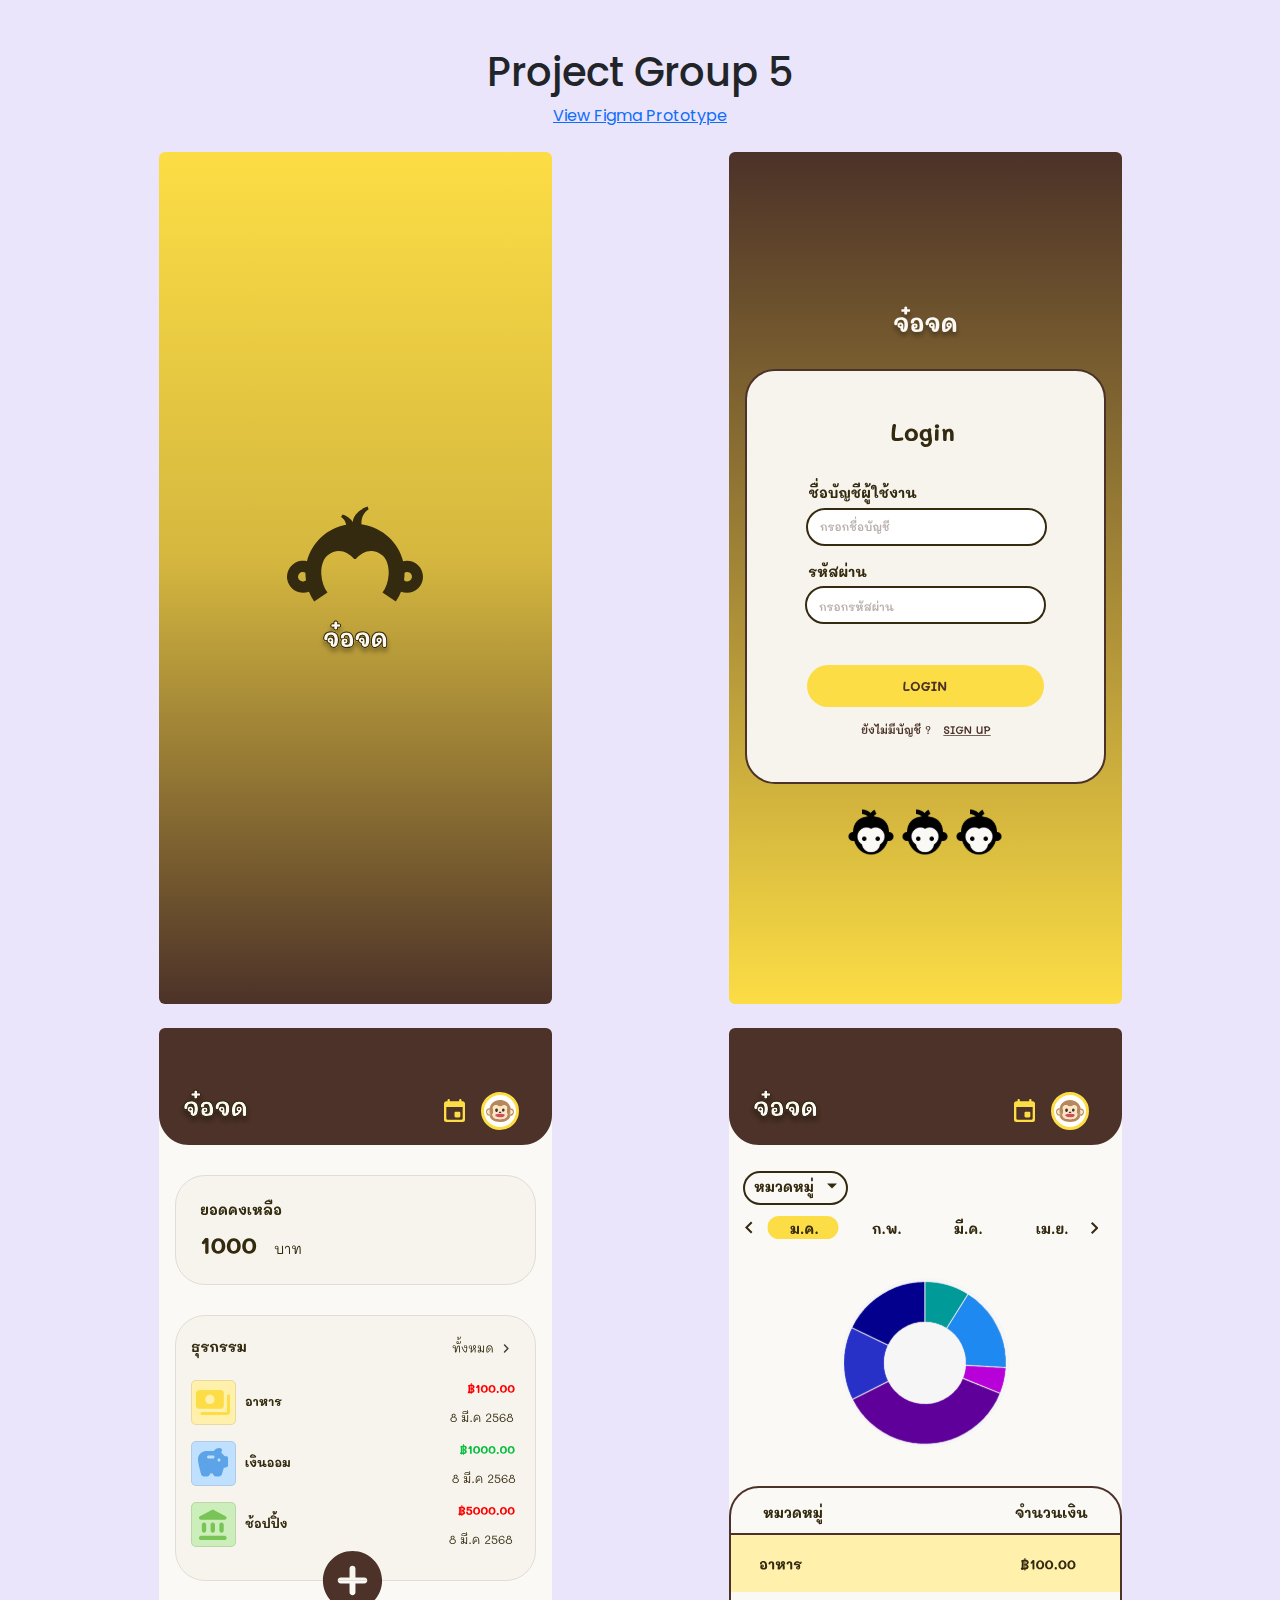
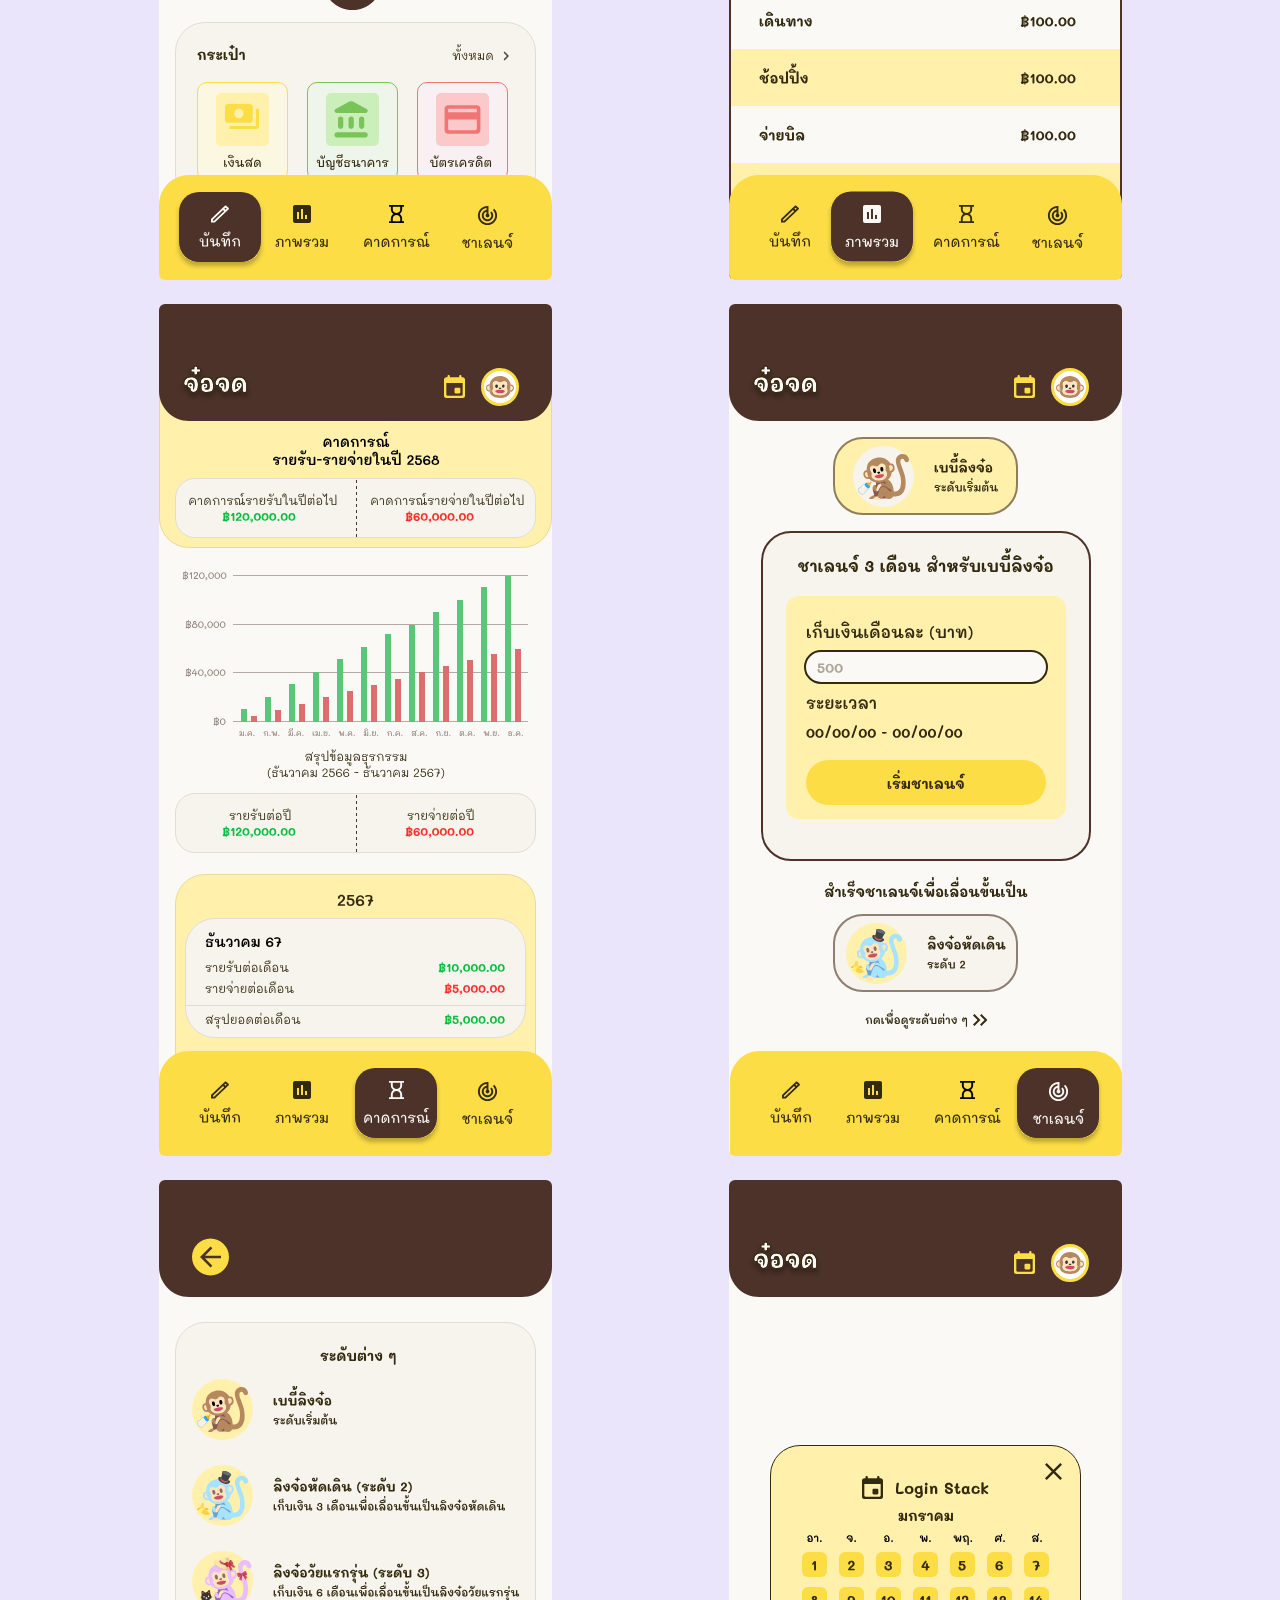
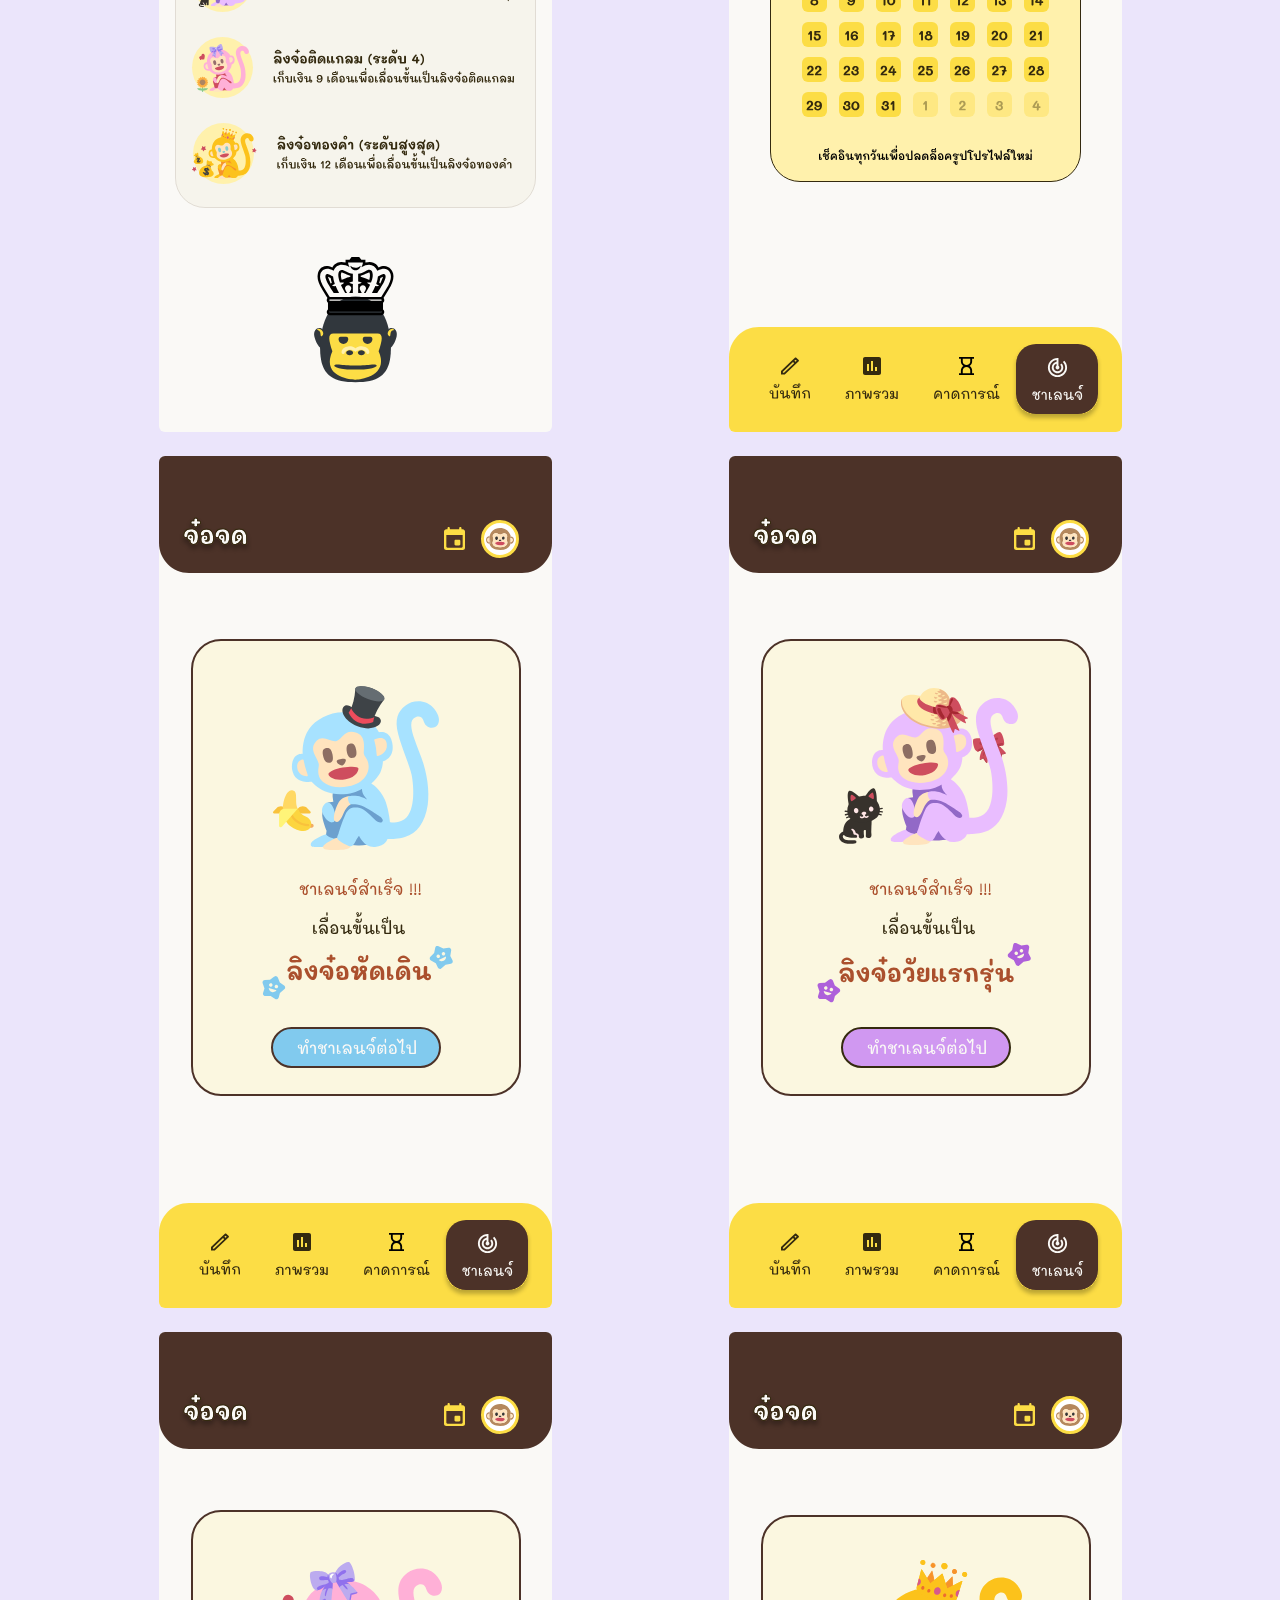
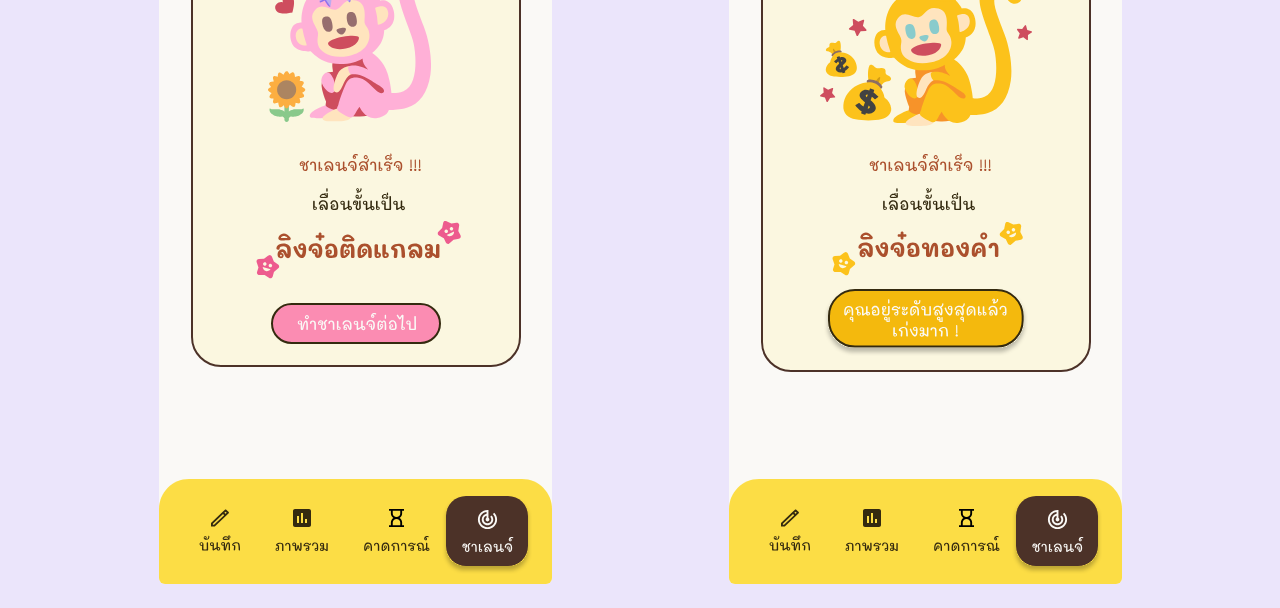
<file: 66011456/figma.html>
<!DOCTYPE html>
<html lang="en">

<head>
    <meta charset="UTF-8">
    <meta name="viewport" content="width=device-width, initial-scale=1.0">
    <title>Figma Images</title>
    <link rel="stylesheet" href="style.css">
    <!--Bootstrap CSS-->
    <link href="https://cdn.jsdelivr.net/npm/bootstrap@5.3.3/dist/css/bootstrap.min.css" rel="stylesheet"
        integrity="sha384-QWTKZyjpPEjISv5WaRU9OFeRpok6YctnYmDr5pNlyT2bRjXh0JMhjY6hW+ALEwIH" crossorigin="anonymous">
</head>

<body style="background: #ebe5fb;">
    <div class="container mt-5">
        <div class="row">
            <div class="col-12 text-center mb-4">
                <h1>Project Group 5</h1>
                <a href="https://www.figma.com/proto/rW3p7Is9Ks2fuPJ2EQpUnm/Project-group-5?node-id=57-189&p=f&t=BlslTM20qpKSXfMB-1&scaling=scale-down&content-scaling=fixed&page-id=0%3A1&starting-point-node-id=7%3A112"
                    target="_blank">View Figma Prototype</a>
            </div>
        </div>
        <div class="row">
            <div class="col-md-6 mb-4 d-flex justify-content-center align-items-center">
                <img src="./imageFigma/Logo.svg" alt="Image 4" class="img-fluid rounded">
            </div>
            <div class="col-md-6 mb-4 d-flex justify-content-center align-items-center">
                <img src="./imageFigma/Log in.svg" alt="Image 3" class="img-fluid rounded">
            </div>
            <div class="col-md-6 mb-4 d-flex justify-content-center align-items-center">
                <img src="./imageFigma/บันทึก.svg" alt="Image 5" class="img-fluid rounded">
            </div>
            <div class="col-md-6 mb-4 d-flex justify-content-center align-items-center">
                <img src="./imageFigma/ภาพรวม หมวดหมู่.svg" alt="Image 5" class="img-fluid rounded">
            </div>
            <div class="col-md-6 mb-4 d-flex justify-content-center align-items-center">
                <img src="./imageFigma/คาดการณ์.svg" alt="Image 5" class="img-fluid rounded">
            </div>
            <div class="col-md-6 mb-4 d-flex justify-content-center align-items-center">
                <img src="./imageFigma/Challenge เพิ่ม missions.svg" alt="Image 1" class="img-fluid rounded">
            </div>
            <div class="col-md-6 mb-4 d-flex justify-content-center align-items-center">
                <img src="./imageFigma/ระดับ.svg" alt="Image 5" class="img-fluid rounded">
            </div>
            <div class="col-md-6 mb-4 d-flex justify-content-center align-items-center">
                <img src="./imageFigma/Daily Stack pop up.svg" alt="Image 2" class="img-fluid rounded">
            </div>
            <div class="col-md-6 mb-4 d-flex justify-content-center align-items-center">
                <img src="./imageFigma/เลื่อนขั้น ระดับ 2.svg" alt="Image 5" class="img-fluid rounded">
            </div>
            <div class="col-md-6 mb-4 d-flex justify-content-center align-items-center">
                <img src="./imageFigma/เลื่อนขั้น  ระดับ 3.svg" alt="Image 5" class="img-fluid rounded">
            </div>
            <div class="col-md-6 mb-4 d-flex justify-content-center align-items-center">
                <img src="./imageFigma/เลื่อนขั้น ระดับ 4.svg" alt="Image 5" class="img-fluid rounded">
            </div>
            <div class="col-md-6 mb-4 d-flex justify-content-center align-items-center">
                <img src="./imageFigma/เลื่อนขั้น ระดับ 5.svg" alt="Image 5" class="img-fluid rounded">
            </div>
        </div>
    </div>

    <script src="https://cdn.jsdelivr.net/npm/@popperjs/core@2.11.8/dist/umd/popper.min.js"
        integrity="sha384-I7E8VVD/ismYTF4hNIPjVp/Zjvgyol6VFvRkX/vR+Vc4jQkC+hVqc2pM8ODewa9r"
        crossorigin="anonymous"></script>
    <script src="https://cdn.jsdelivr.net/npm/bootstrap@5.3.3/dist/js/bootstrap.min.js"
        integrity="sha384-0pUGZvbkm6XF6gxjEnlmuGrJXVbNuzT9qBBavbLwCsOGabYfZo0T0to5eqruptLy"
        crossorigin="anonymous"></script>
</body>

</html>
</file>
<file: 66011456/style.css>
@import url("https://fonts.googleapis.com/css2?family=Poppins:ital,wght@0,100;0,200;0,300;0,400;0,500;0,600;0,700;1,100;1,200;1,300;1,400;1,500;1,600;1,700&display=swap");

@media (min-width: 769px) {
    #member1, #member2, #member3, #member4, #member5{
        flex-direction: row !important;
        text-align: left;
    }

    .image {
        margin-right: 20px;
    }

    .image img {
        width: 120px;
        height: 120px;
    }

    .mt-3 {
        text-align: left;
    }
}

@media (max-width: 532px){
    .explain{
        margin-bottom: 200%;
    }
}

* {
    margin: 0;
    padding: 0;
    box-sizing: border-box;
    font-family: 'Poppins', sans-serif;
}

body {
    display: flex;
    justify-content: center;
    align-items: center;
    min-height: 100vh;
}

.wrapper .title {
    text-align: center;
}

.title h4 {
    color: #585757;
    font-size: 50px;
    letter-spacing: 1.2px;
    word-spacing: 5px;
    border: 1px solid rgba(255, 255, 255, 0.1);
    text-transform: uppercase;
    backdrop-filter: blur(15px);
    box-shadow: 0 10px 10px rgba(0, 0, 0, 0.1);
    word-wrap: break-word;
}

.wrapper .card_Container {
    flex-wrap: wrap;
}

.explain{
    height: 100vh;
    margin-bottom: 350px;
}

.card_Container .card {
    width: 250px;
    height: 250px;
    box-shadow: 0 30px 30px -20px rgba(0, 0, 0, 1),
        inset 0 0 0 1000px rgba(67, 52, 109, .6);
    cursor: pointer;
    transition: transform 0.3s ease;
}

.card_Container .card:hover {
    transform: scale(1.05);
}

.card .imbBx,
.imbBx img {
    width: 100%;
    height: 100%;
}

.card .content {
    bottom: -160px;
    width: 100%;
    height: 160px;
    flex-direction: column;
    backdrop-filter: blur(15px);
    box-shadow: 0 -10px 10px rgba(0, 0, 0, 0.1);
    border: 1px solid rgba(255, 255, 255, 0.1);
    transition: bottom 0.5s;
    transition-delay: 0.65s;
}

.card:hover .content {
    bottom: 0;
    transition-delay: 0s;
}

.content .contentBx h3 {
    text-transform: uppercase;
    letter-spacing: 2px;
    font-size: 18px;
    margin: 20px 0 15px;
    line-height: 1.1em;
    transition: 0.5s;
    transition-delay: 0.6s;
    opacity: 0;
    transform: translateY(-20px);
}

.content .contentBx h4 {
    text-transform: uppercase;
    letter-spacing: 2px;
    font-size: 16px;
    line-height: 1.1em;
    transition: 0.5s;
    transition-delay: 0.6s;
    opacity: 0;
    transform: translateY(-20px);
}

.card:hover .content .contentBx h3 {
    opacity: 1;
    transform: translateY(0);
}

.card:hover .content .contentBx h4 {
    opacity: 1;
    transform: translateY(0);
}

.content .contentBx h3 span {
    font-size: 12px;
    text-transform: initial;
}

.content .sci {
    bottom: 10px;
    width: 100%;
    margin: 0 0 0 120px;
}

.content .sci li {
    list-style: none;
    transform: translateY(40px);
    transition: 0.5s;
    opacity: 0;
    transition-delay: calc(0.2s * var(--i));
}

.card:hover .content .sci li {
    transform: translateY(0);
    opacity: 1;
}

.content .sci li a {
    color: #fff;
    font-size: 24px;
}

.card .image {
    position: relative;
    width: 50%;
    height: 50%;
    overflow: hidden;
    border-radius: 50%;
}

.image img {
    width: 100%;
    height: 100%;
}

.card h5{
    font-size: 18px;
    padding: 0 0 0 10%;
    line-height: 3;
}

.card h2{
    padding: 0 0 0 5%;
}

.back-to-top {
    display: none;
    position: fixed;
    bottom: 20px;
    right: 20px;
    background: #6c5ce7;
    color: white;
    padding: 10px 20px;
    border-radius: 50px;
    cursor: pointer;
    transition: opacity 0.3s ease;
}

.video-container {
    position: relative;
    padding-bottom: 40%; /* 16:9 ratio */
    height: 0;
    overflow: hidden;
    max-width: 70%;
    margin: 0 auto; 
    background: #000;
}

.video-container iframe {
    position: absolute;
    top: 0;
    left: 0;
    width: 100%;
    height: 100%;
}

@media (max-width: 1200px) {
    .video-container {
        max-width: 80%;
    }
}
</file>
<file: ourTeam/style.css>
@import url("https://fonts.googleapis.com/css2?family=Poppins:ital,wght@0,100;0,200;0,300;0,400;0,500;0,600;0,700;1,100;1,200;1,300;1,400;1,500;1,600;1,700&display=swap");

@media (min-width: 769px) {
    #member1, #member2, #member3, #member4, #member5{
        flex-direction: row !important;
        text-align: left;
    }

    .image {
        margin-right: 20px;
    }

    .image img {
        width: 120px;
        height: 120px;
    }

    .mt-3 {
        text-align: left;
    }
}

@media (max-width: 532px){
    .explain{
        margin-bottom: 200%;
    }
}

* {
    margin: 0;
    padding: 0;
    box-sizing: border-box;
    font-family: 'Poppins', sans-serif;
}

body {
    display: flex;
    justify-content: center;
    align-items: center;
    min-height: 100vh;
}

.wrapper .title {
    text-align: center;
}

.title h4 {
    color: #585757;
    font-size: 50px;
    letter-spacing: 1.2px;
    word-spacing: 5px;
    border: 1px solid rgba(255, 255, 255, 0.1);
    text-transform: uppercase;
    backdrop-filter: blur(15px);
    box-shadow: 0 10px 10px rgba(0, 0, 0, 0.1);
    word-wrap: break-word;
}

.wrapper .card_Container {
    flex-wrap: wrap;
}

.explain{
    height: 100vh;
}

.card_Container .card {
    width: 250px;
    height: 250px;
    box-shadow: 0 30px 30px -20px rgba(0, 0, 0, 1),
        inset 0 0 0 1000px rgba(67, 52, 109, .6);
    cursor: pointer;
    transition: transform 0.3s ease;
}

.card_Container .card:hover {
    transform: scale(1.05);
}

.card .imbBx,
.imbBx img {
    width: 100%;
    height: 100%;
}

.card .content {
    bottom: -160px;
    width: 100%;
    height: 160px;
    flex-direction: column;
    backdrop-filter: blur(15px);
    box-shadow: 0 -10px 10px rgba(0, 0, 0, 0.1);
    border: 1px solid rgba(255, 255, 255, 0.1);
    transition: bottom 0.5s;
    transition-delay: 0.65s;
}

.card:hover .content {
    bottom: 0;
    transition-delay: 0s;
}

.content .contentBx h3 {
    text-transform: uppercase;
    letter-spacing: 2px;
    font-size: 18px;
    margin: 20px 0 15px;
    line-height: 1.1em;
    transition: 0.5s;
    transition-delay: 0.6s;
    opacity: 0;
    transform: translateY(-20px);
}

.content .contentBx h4 {
    text-transform: uppercase;
    letter-spacing: 2px;
    font-size: 16px;
    line-height: 1.1em;
    transition: 0.5s;
    transition-delay: 0.6s;
    opacity: 0;
    transform: translateY(-20px);
}

.card:hover .content .contentBx h3 {
    opacity: 1;
    transform: translateY(0);
}

.card:hover .content .contentBx h4 {
    opacity: 1;
    transform: translateY(0);
}

.content .contentBx h3 span {
    font-size: 12px;
    text-transform: initial;
}

.content .sci {
    bottom: 10px;
    width: 100%;
    margin: 0 0 0 120px;
}

.content .sci li {
    list-style: none;
    transform: translateY(40px);
    transition: 0.5s;
    opacity: 0;
    transition-delay: calc(0.2s * var(--i));
}

.card:hover .content .sci li {
    transform: translateY(0);
    opacity: 1;
}

.content .sci li a {
    color: #fff;
    font-size: 24px;
}

.card .image {
    position: relative;
    width: 50%;
    height: 50%;
    overflow: hidden;
    border-radius: 50%;
}

.image img {
    width: 100%;
    height: 100%;
}

.card h5{
    font-size: 18px;
    padding: 0 0 0 10%;
    line-height: 3;
}

.card h2{
    padding: 0 0 0 5%;
}

.back-to-top {
    display: none;
    position: fixed;
    bottom: 20px;
    right: 20px;
    background: #6c5ce7;
    color: white;
    padding: 10px 20px;
    border-radius: 50px;
    cursor: pointer;
    transition: opacity 0.3s ease;
}
</file>
<file: css/custom.css>
.bg-dark {
    background-color: #010101 !important;
}

.navbar-dark .navbar-nav .nav-link {
    font-size: 24px;
    padding-left: 15px;
    padding-right: 15px;
    color: rgba(255, 255, 255, 1);
}

.navbar-dark .navbar-brand {
    font-size: 30px;
    font-weight: bold;
}

section.header{
    background: url('../assets/images/bg_header.png');
    background-repeat: no-repeat;
    background-size: cover;
    background-position: center center;
}

section.header .header-content .container{
    height: 90vh;
}

.head-content{
    width: 600px;
    color: #fff;
}

.head-content h1{
    font-size: 60px;
    font-weight: bold;
    margin-bottom: 30px;
}

.head-content button{
    background-color: #EC5B1B;
    border: none;
    padding: 10px 24px;
    font-size: 24px;
    font-weight: bold;
    color: #fff;
    border-radius: 30px;
    margin-top: 20px;
}

.customizable{
    margin-top: 80px;
    color: #EC5B1B;
}

.madeorder{
    height: 650px;
    background: url('../assets/images/MadeWithFish.jpg');
    background-size: cover;
    background-repeat: no-repeat;
    opacity: 0.8;
    font-size: 40px;
    color: #fff;
}

.madeorder h1{
    width: 500px;
}

.btn-download {
    border-radius: 30px;
    border: 3px solid #f5f5f5;
    background-color: #e75201;
}
</file>
